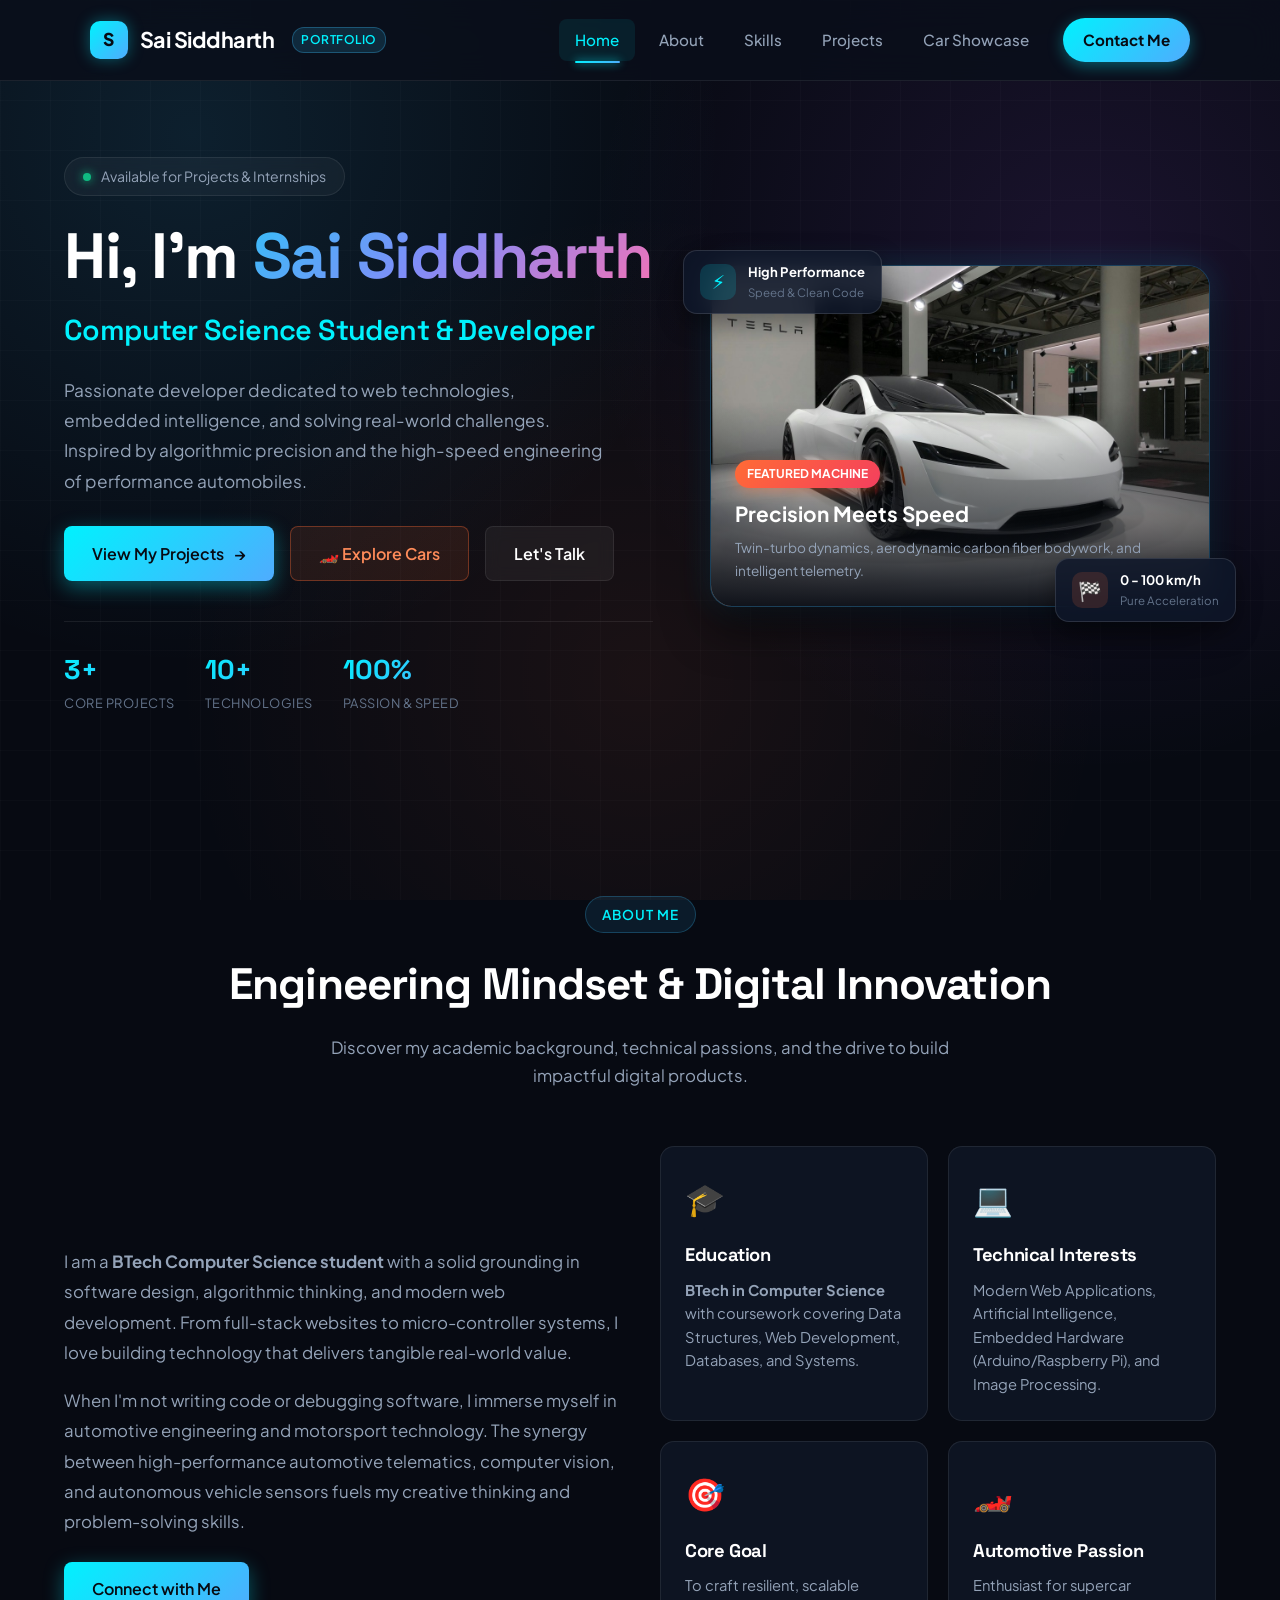
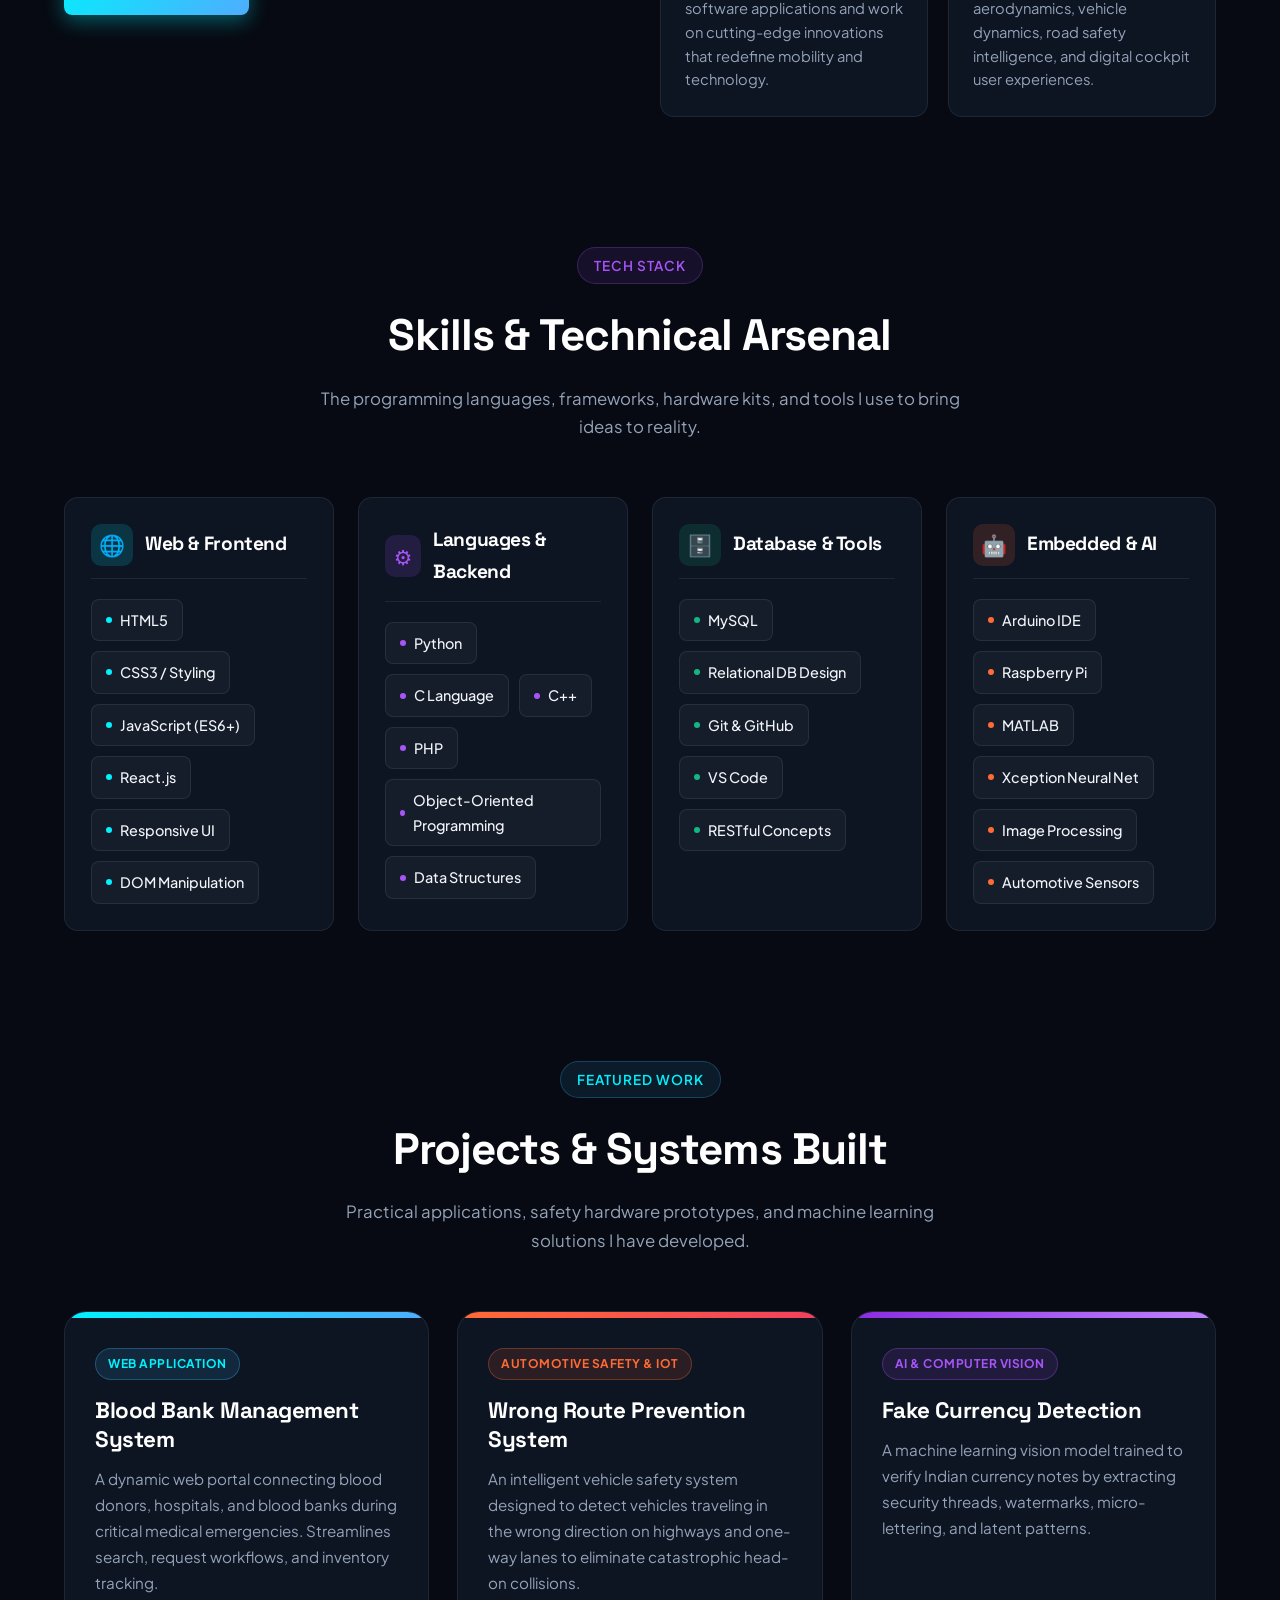
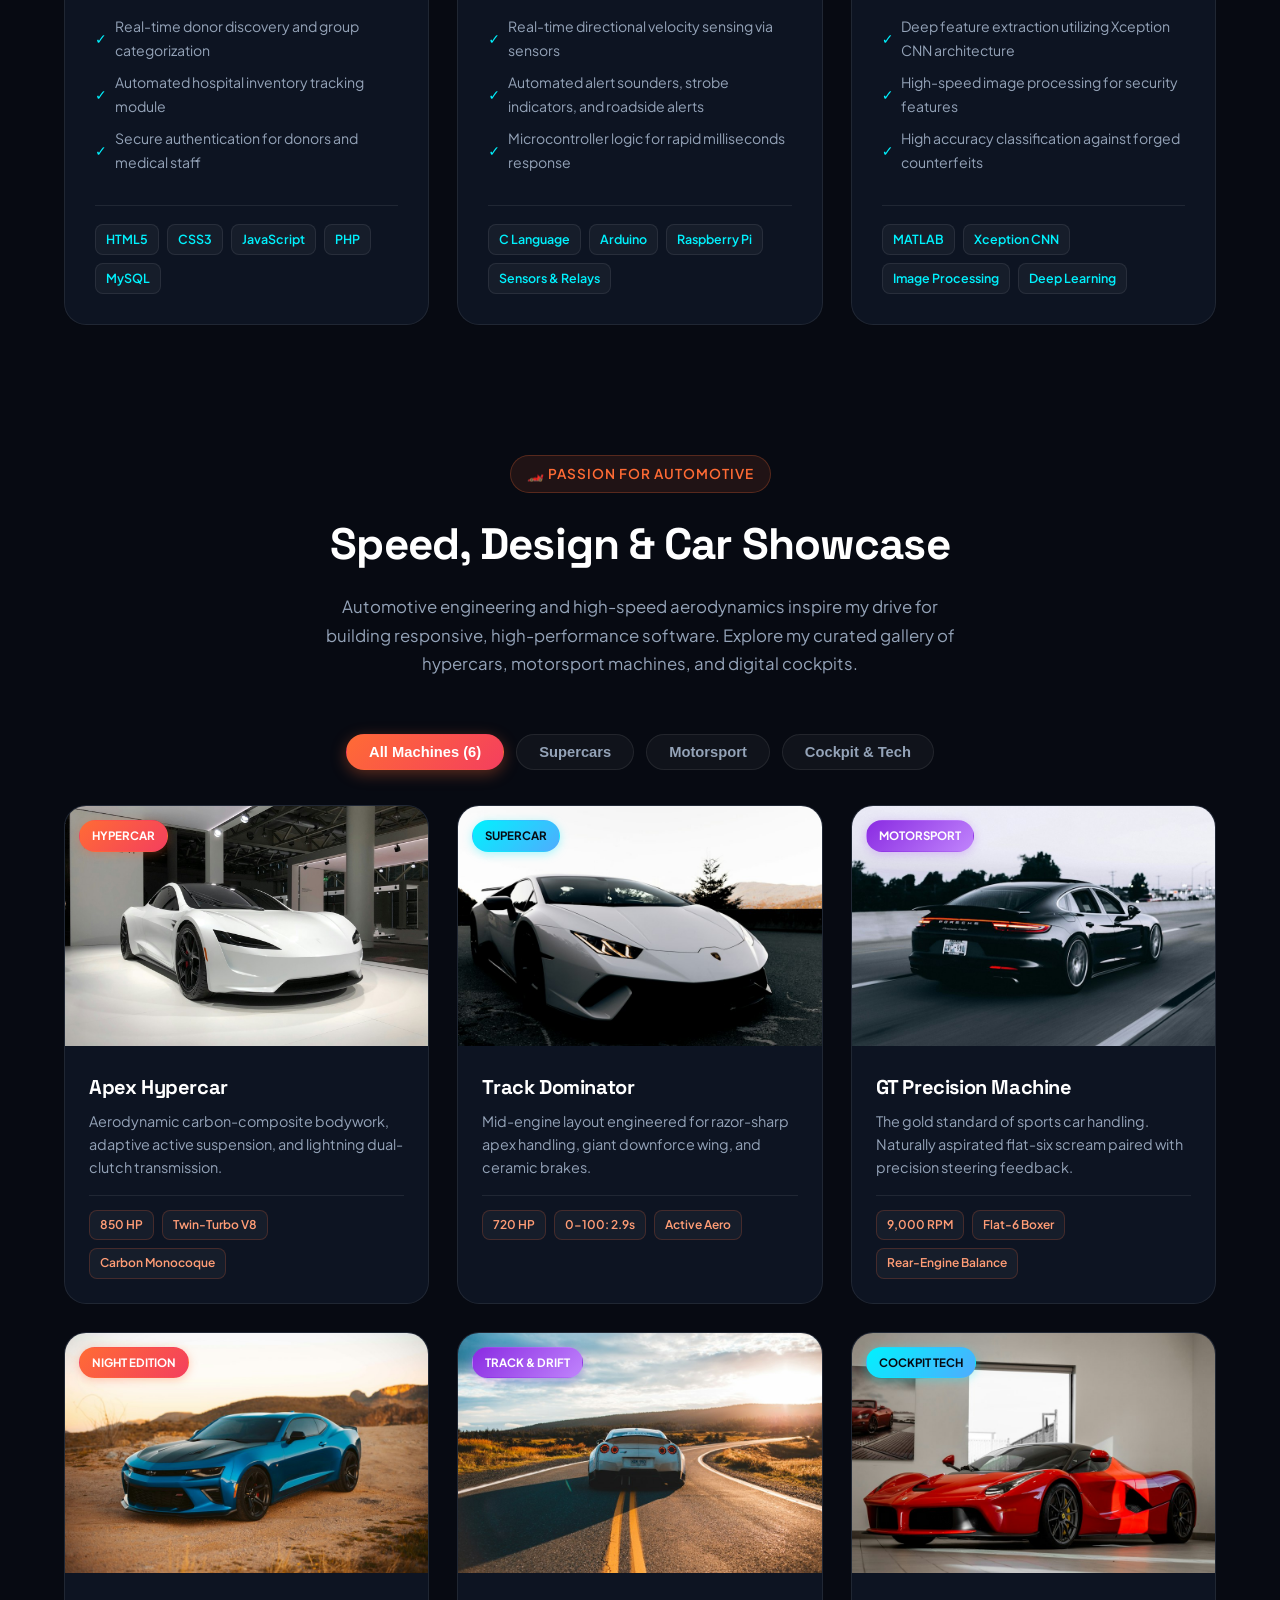
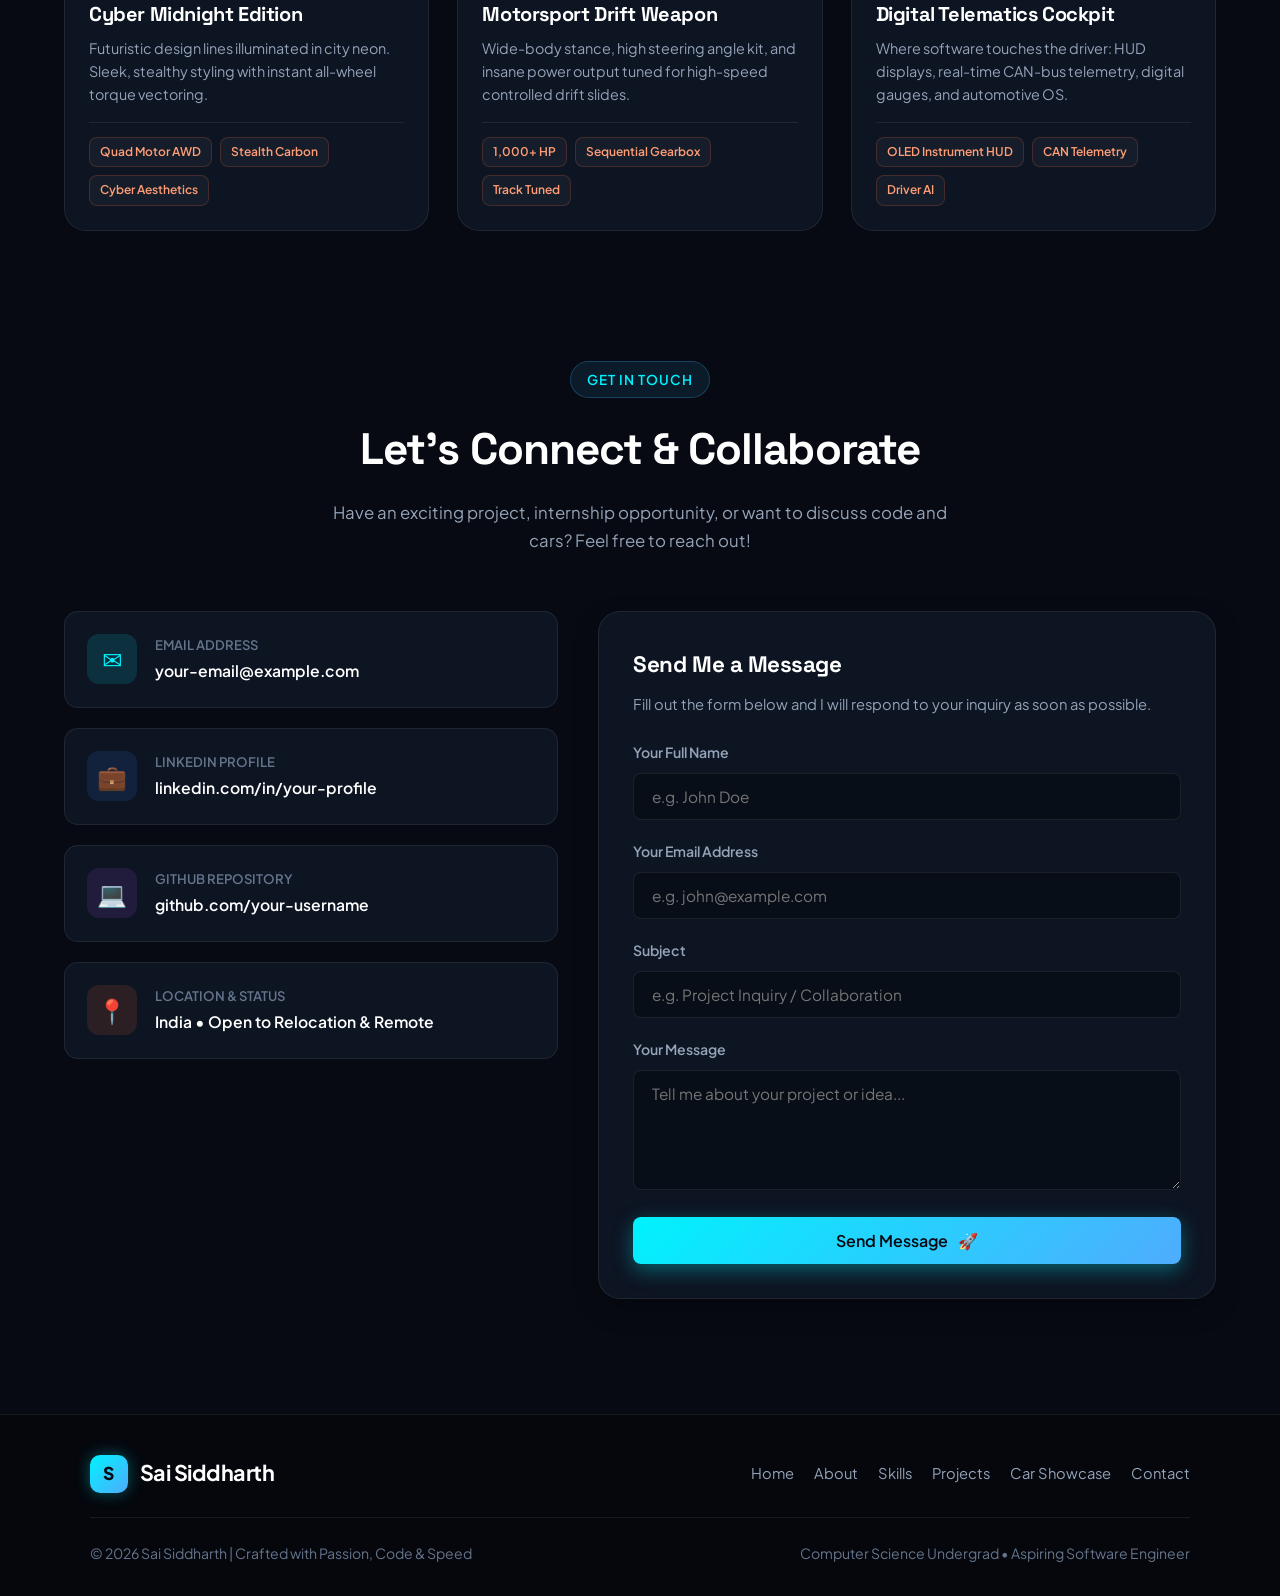
<file: index.html>
<!DOCTYPE html>
<html lang="en">
<head>
    <meta charset="UTF-8">
    <meta name="viewport" content="width=device-width, initial-scale=1.0">
    <title>Sai Siddharth | Developer Portfolio & Automotive Tech</title>
    <meta name="description" content="Portfolio of Sai Siddharth - Computer Science Student, Full-Stack Developer, and Automotive Enthusiast showcasing web projects, AI systems, and high-performance car engineering.">
    <link rel="stylesheet" href="css/style.css">
    <script src="js/script.js" defer></script>
</head>
<body>
    <!-- Top Navigation Header -->
    <header>
        <a class="logo" href="#home">
            <span class="logo-badge">S</span>
            <span>Sai Siddharth</span>
            <span class="logo-tag">Portfolio</span>
        </a>

        <button class="mobile-toggle" aria-label="Toggle navigation" aria-expanded="false">☰</button>

        <nav aria-label="Main navigation">
            <a href="#home" class="active">Home</a>
            <a href="#about">About</a>
            <a href="#skills">Skills</a>
            <a href="#projects">Projects</a>
            <a href="#cars">Car Showcase</a>
            <a href="#contact" class="nav-cta">Contact Me</a>
        </nav>
    </header>

    <main>
        <!-- ==========================================
             1. HERO SECTION
             ========================================== -->
        <section id="home" class="hero">
            <div class="hero-content">
                <div class="hero-badge">
                    <span class="pulse-dot"></span>
                    <span>Available for Projects & Internships</span>
                </div>

                <h1>Hi, I'm <span class="gradient-text">Sai Siddharth</span></h1>
                <h2>Computer Science Student & Developer</h2>
                <p>
                    Passionate developer dedicated to web technologies, embedded intelligence, and solving real-world challenges. Inspired by algorithmic precision and the high-speed engineering of performance automobiles.
                </p>

                <div class="hero-actions">
                    <a href="#projects" class="btn btn-primary">
                        <span>View My Projects</span>
                        <span>→</span>
                    </a>
                    <a href="#cars" class="btn btn-outline-orange">
                        <span>🏎️ Explore Cars</span>
                    </a>
                    <a href="#contact" class="btn btn-secondary">
                        <span>Let's Talk</span>
                    </a>
                </div>

                <div class="hero-stats">
                    <div class="stat-item">
                        <span class="stat-num">3+</span>
                        <span class="stat-label">Core Projects</span>
                    </div>
                    <div class="stat-item">
                        <span class="stat-num">10+</span>
                        <span class="stat-label">Technologies</span>
                    </div>
                    <div class="stat-item">
                        <span class="stat-num">100%</span>
                        <span class="stat-label">Passion & Speed</span>
                    </div>
                </div>
            </div>

            <!-- Hero Visual: Featured Car & High-Tech Card -->
            <div class="hero-visual">
                <!-- Floating badge top-left -->
                <div class="floating-badge badge-top-left">
                    <div class="badge-icon cyan">⚡</div>
                    <div class="badge-text">
                        <span class="badge-title">High Performance</span>
                        <span class="badge-sub">Speed & Clean Code</span>
                    </div>
                </div>

                <div class="hero-car-card">
                    <img src="images/car-hero.jpg" alt="Exotic High-Performance Sports Car" loading="eager">
                    <div class="hero-car-overlay">
                        <span class="hero-car-tag">Featured Machine</span>
                        <div class="hero-car-title">Precision Meets Speed</div>
                        <div class="hero-car-desc">Twin-turbo dynamics, aerodynamic carbon fiber bodywork, and intelligent telemetry.</div>
                    </div>
                </div>

                <!-- Floating badge bottom-right -->
                <div class="floating-badge badge-bottom-right">
                    <div class="badge-icon orange">🏁</div>
                    <div class="badge-text">
                        <span class="badge-title">0 - 100 km/h</span>
                        <span class="badge-sub">Pure Acceleration</span>
                    </div>
                </div>
            </div>
        </section>


        <!-- ==========================================
             2. ABOUT ME SECTION
             ========================================== -->
        <section id="about">
            <div class="section-header">
                <span class="section-pill">ABOUT ME</span>
                <h2 class="section-title">Engineering Mindset & Digital Innovation</h2>
                <p class="section-subtitle">
                    Discover my academic background, technical passions, and the drive to build impactful digital products.
                </p>
            </div>

            <div class="about-grid">
                <div class="about-text">
                    <p>
                        I am a <strong>BTech Computer Science student</strong> with a solid grounding in software design, algorithmic thinking, and modern web development. From full-stack websites to micro-controller systems, I love building technology that delivers tangible real-world value.
                    </p>
                    <p>
                        When I'm not writing code or debugging software, I immerse myself in automotive engineering and motorsport technology. The synergy between high-performance automotive telematics, computer vision, and autonomous vehicle sensors fuels my creative thinking and problem-solving skills.
                    </p>
                    <div style="margin-top: 25px;">
                        <a href="#contact" class="btn btn-primary">Connect with Me</a>
                    </div>
                </div>

                <div class="about-cards-grid">
                    <article class="info-card">
                        <div class="info-card-icon">🎓</div>
                        <h3>Education</h3>
                        <p><strong>BTech in Computer Science</strong> with coursework covering Data Structures, Web Development, Databases, and Systems.</p>
                    </article>

                    <article class="info-card">
                        <div class="info-card-icon">💻</div>
                        <h3>Technical Interests</h3>
                        <p>Modern Web Applications, Artificial Intelligence, Embedded Hardware (Arduino/Raspberry Pi), and Image Processing.</p>
                    </article>

                    <article class="info-card">
                        <div class="info-card-icon">🎯</div>
                        <h3>Core Goal</h3>
                        <p>To craft resilient, scalable software applications and work on cutting-edge innovations that redefine mobility and technology.</p>
                    </article>

                    <article class="info-card">
                        <div class="info-card-icon">🏎️</div>
                        <h3>Automotive Passion</h3>
                        <p>Enthusiast for supercar aerodynamics, vehicle dynamics, road safety intelligence, and digital cockpit user experiences.</p>
                    </article>
                </div>
            </div>
        </section>


        <!-- ==========================================
             3. SKILLS SECTION
             ========================================== -->
        <section id="skills">
            <div class="section-header">
                <span class="section-pill purple">TECH STACK</span>
                <h2 class="section-title">Skills & Technical Arsenal</h2>
                <p class="section-subtitle">
                    The programming languages, frameworks, hardware kits, and tools I use to bring ideas to reality.
                </p>
            </div>

            <div class="skills-container">
                <!-- Frontend Card -->
                <div class="skill-category-card">
                    <div class="skill-cat-header">
                        <div class="skill-cat-icon cyan">🌐</div>
                        <h3>Web & Frontend</h3>
                    </div>
                    <div class="skill-pill-list">
                        <span class="skill-pill"><span class="skill-pill-dot"></span>HTML5</span>
                        <span class="skill-pill"><span class="skill-pill-dot"></span>CSS3 / Styling</span>
                        <span class="skill-pill"><span class="skill-pill-dot"></span>JavaScript (ES6+)</span>
                        <span class="skill-pill"><span class="skill-pill-dot"></span>React.js</span>
                        <span class="skill-pill"><span class="skill-pill-dot"></span>Responsive UI</span>
                        <span class="skill-pill"><span class="skill-pill-dot"></span>DOM Manipulation</span>
                    </div>
                </div>

                <!-- Languages & Backend Card -->
                <div class="skill-category-card">
                    <div class="skill-cat-header">
                        <div class="skill-cat-icon purple">⚙️</div>
                        <h3>Languages & Backend</h3>
                    </div>
                    <div class="skill-pill-list">
                        <span class="skill-pill"><span class="skill-pill-dot purple"></span>Python</span>
                        <span class="skill-pill"><span class="skill-pill-dot purple"></span>C Language</span>
                        <span class="skill-pill"><span class="skill-pill-dot purple"></span>C++</span>
                        <span class="skill-pill"><span class="skill-pill-dot purple"></span>PHP</span>
                        <span class="skill-pill"><span class="skill-pill-dot purple"></span>Object-Oriented Programming</span>
                        <span class="skill-pill"><span class="skill-pill-dot purple"></span>Data Structures</span>
                    </div>
                </div>

                <!-- Databases Card -->
                <div class="skill-category-card">
                    <div class="skill-cat-header">
                        <div class="skill-cat-icon emerald">🗄️</div>
                        <h3>Database & Tools</h3>
                    </div>
                    <div class="skill-pill-list">
                        <span class="skill-pill"><span class="skill-pill-dot emerald"></span>MySQL</span>
                        <span class="skill-pill"><span class="skill-pill-dot emerald"></span>Relational DB Design</span>
                        <span class="skill-pill"><span class="skill-pill-dot emerald"></span>Git & GitHub</span>
                        <span class="skill-pill"><span class="skill-pill-dot emerald"></span>VS Code</span>
                        <span class="skill-pill"><span class="skill-pill-dot emerald"></span>RESTful Concepts</span>
                    </div>
                </div>

                <!-- Hardware & AI Card -->
                <div class="skill-category-card">
                    <div class="skill-cat-header">
                        <div class="skill-cat-icon orange">🤖</div>
                        <h3>Embedded & AI</h3>
                    </div>
                    <div class="skill-pill-list">
                        <span class="skill-pill"><span class="skill-pill-dot orange"></span>Arduino IDE</span>
                        <span class="skill-pill"><span class="skill-pill-dot orange"></span>Raspberry Pi</span>
                        <span class="skill-pill"><span class="skill-pill-dot orange"></span>MATLAB</span>
                        <span class="skill-pill"><span class="skill-pill-dot orange"></span>Xception Neural Net</span>
                        <span class="skill-pill"><span class="skill-pill-dot orange"></span>Image Processing</span>
                        <span class="skill-pill"><span class="skill-pill-dot orange"></span>Automotive Sensors</span>
                    </div>
                </div>
            </div>
        </section>


        <!-- ==========================================
             4. PROJECTS SECTION
             ========================================== -->
        <section id="projects">
            <div class="section-header">
                <span class="section-pill">FEATURED WORK</span>
                <h2 class="section-title">Projects & Systems Built</h2>
                <p class="section-subtitle">
                    Practical applications, safety hardware prototypes, and machine learning solutions I have developed.
                </p>
            </div>

            <div class="projects-grid">
                <!-- Project 1: Blood Bank Management -->
                <article class="project-card">
                    <div class="project-header-bar"></div>
                    <div class="project-body">
                        <span class="project-badge">Web Application</span>
                        <h3>Blood Bank Management System</h3>
                        <p class="project-desc">
                            A dynamic web portal connecting blood donors, hospitals, and blood banks during critical medical emergencies. Streamlines search, request workflows, and inventory tracking.
                        </p>
                        <ul class="project-highlights">
                            <li>Real-time donor discovery and group categorization</li>
                            <li>Automated hospital inventory tracking module</li>
                            <li>Secure authentication for donors and medical staff</li>
                        </ul>
                        <div class="project-tech-stack">
                            <span class="tech-tag">HTML5</span>
                            <span class="tech-tag">CSS3</span>
                            <span class="tech-tag">JavaScript</span>
                            <span class="tech-tag">PHP</span>
                            <span class="tech-tag">MySQL</span>
                        </div>
                    </div>
                </article>

                <!-- Project 2: Wrong Route Prevention (Automotive Connected) -->
                <article class="project-card">
                    <div class="project-header-bar orange"></div>
                    <div class="project-body">
                        <span class="project-badge orange">Automotive Safety & IoT</span>
                        <h3>Wrong Route Prevention System</h3>
                        <p class="project-desc">
                            An intelligent vehicle safety system designed to detect vehicles traveling in the wrong direction on highways and one-way lanes to eliminate catastrophic head-on collisions.
                        </p>
                        <ul class="project-highlights">
                            <li>Real-time directional velocity sensing via sensors</li>
                            <li>Automated alert sounders, strobe indicators, and roadside alerts</li>
                            <li>Microcontroller logic for rapid milliseconds response</li>
                        </ul>
                        <div class="project-tech-stack">
                            <span class="tech-tag">C Language</span>
                            <span class="tech-tag">Arduino</span>
                            <span class="tech-tag">Raspberry Pi</span>
                            <span class="tech-tag">Sensors & Relays</span>
                        </div>
                    </div>
                </article>

                <!-- Project 3: Fake Currency Detection -->
                <article class="project-card">
                    <div class="project-header-bar purple"></div>
                    <div class="project-body">
                        <span class="project-badge purple">AI & Computer Vision</span>
                        <h3>Fake Currency Detection</h3>
                        <p class="project-desc">
                            A machine learning vision model trained to verify Indian currency notes by extracting security threads, watermarks, micro-lettering, and latent patterns.
                        </p>
                        <ul class="project-highlights">
                            <li>Deep feature extraction utilizing Xception CNN architecture</li>
                            <li>High-speed image processing for security features</li>
                            <li>High accuracy classification against forged counterfeits</li>
                        </ul>
                        <div class="project-tech-stack">
                            <span class="tech-tag">MATLAB</span>
                            <span class="tech-tag">Xception CNN</span>
                            <span class="tech-tag">Image Processing</span>
                            <span class="tech-tag">Deep Learning</span>
                        </div>
                    </div>
                </article>
            </div>
        </section>


        <!-- ==========================================
             5. CARS & AUTOMOTIVE SHOWCASE SECTION
             ========================================== -->
        <section id="cars" class="car-showcase-section">
            <div class="section-header">
                <span class="section-pill orange">🏎️ PASSION FOR AUTOMOTIVE</span>
                <h2 class="section-title">Speed, Design & Car Showcase</h2>
                <p class="section-subtitle">
                    Automotive engineering and high-speed aerodynamics inspire my drive for building responsive, high-performance software. Explore my curated gallery of hypercars, motorsport machines, and digital cockpits.
                </p>
            </div>

            <!-- Filter Tabs -->
            <div class="car-filter-tabs">
                <button class="filter-tab active" data-filter="all">All Machines (6)</button>
                <button class="filter-tab" data-filter="supercar">Supercars</button>
                <button class="filter-tab" data-filter="motorsport">Motorsport</button>
                <button class="filter-tab" data-filter="cockpit">Cockpit & Tech</button>
            </div>

            <!-- Gallery Grid -->
            <div class="car-gallery-grid">
                <!-- Car 1: Apex Hypercar -->
                <article class="car-card" data-category="supercar">
                    <div class="car-img-wrapper">
                        <span class="car-badge-top orange">Hypercar</span>
                        <div class="car-zoom-hint">🔍</div>
                        <img src="images/car-hero.jpg" alt="Exotic Crimson Hypercar" loading="lazy">
                    </div>
                    <div class="car-info">
                        <h4><span class="car-title-text">Apex Hypercar</span></h4>
                        <p>Aerodynamic carbon-composite bodywork, adaptive active suspension, and lightning dual-clutch transmission.</p>
                        <div class="car-specs">
                            <span class="spec-tag">850 HP</span>
                            <span class="spec-tag">Twin-Turbo V8</span>
                            <span class="spec-tag">Carbon Monocoque</span>
                        </div>
                    </div>
                </article>

                <!-- Car 2: Track Dominator -->
                <article class="car-card" data-category="supercar">
                    <div class="car-img-wrapper">
                        <span class="car-badge-top cyan">Supercar</span>
                        <div class="car-zoom-hint">🔍</div>
                        <img src="images/car-supercar.jpg" alt="Aerodynamic Yellow Performance Supercar" loading="lazy">
                    </div>
                    <div class="car-info">
                        <h4><span class="car-title-text">Track Dominator</span></h4>
                        <p>Mid-engine layout engineered for razor-sharp apex handling, giant downforce wing, and ceramic brakes.</p>
                        <div class="car-specs">
                            <span class="spec-tag">720 HP</span>
                            <span class="spec-tag">0-100: 2.9s</span>
                            <span class="spec-tag">Active Aero</span>
                        </div>
                    </div>
                </article>

                <!-- Car 3: Porsche GT Precision -->
                <article class="car-card" data-category="motorsport">
                    <div class="car-img-wrapper">
                        <span class="car-badge-top purple">Motorsport</span>
                        <div class="car-zoom-hint">🔍</div>
                        <img src="images/car-porsche.jpg" alt="Porsche GT Pure Sports Car" loading="lazy">
                    </div>
                    <div class="car-info">
                        <h4><span class="car-title-text">GT Precision Machine</span></h4>
                        <p>The gold standard of sports car handling. Naturally aspirated flat-six scream paired with precision steering feedback.</p>
                        <div class="car-specs">
                            <span class="spec-tag">9,000 RPM</span>
                            <span class="spec-tag">Flat-6 Boxer</span>
                            <span class="spec-tag">Rear-Engine Balance</span>
                        </div>
                    </div>
                </article>

                <!-- Car 4: Cyber Midnight -->
                <article class="car-card" data-category="supercar">
                    <div class="car-img-wrapper">
                        <span class="car-badge-top orange">Night Edition</span>
                        <div class="car-zoom-hint">🔍</div>
                        <img src="images/car-cyberpunk.jpg" alt="Cyberpunk Night Supercar" loading="lazy">
                    </div>
                    <div class="car-info">
                        <h4><span class="car-title-text">Cyber Midnight Edition</span></h4>
                        <p>Futuristic design lines illuminated in city neon. Sleek, stealthy styling with instant all-wheel torque vectoring.</p>
                        <div class="car-specs">
                            <span class="spec-tag">Quad Motor AWD</span>
                            <span class="spec-tag">Stealth Carbon</span>
                            <span class="spec-tag">Cyber Aesthetics</span>
                        </div>
                    </div>
                </article>

                <!-- Car 5: Formula Drift Racer -->
                <article class="car-card" data-category="motorsport">
                    <div class="car-img-wrapper">
                        <span class="car-badge-top purple">Track & Drift</span>
                        <div class="car-zoom-hint">🔍</div>
                        <img src="images/car-drift.jpg" alt="Motorsport Drift Car with Tire Smoke" loading="lazy">
                    </div>
                    <div class="car-info">
                        <h4><span class="car-title-text">Motorsport Drift Weapon</span></h4>
                        <p>Wide-body stance, high steering angle kit, and insane power output tuned for high-speed controlled drift slides.</p>
                        <div class="car-specs">
                            <span class="spec-tag">1,000+ HP</span>
                            <span class="spec-tag">Sequential Gearbox</span>
                            <span class="spec-tag">Track Tuned</span>
                        </div>
                    </div>
                </article>

                <!-- Car 6: Digital Cockpit & Telematics -->
                <article class="car-card" data-category="cockpit">
                    <div class="car-img-wrapper">
                        <span class="car-badge-top cyan">Cockpit Tech</span>
                        <div class="car-zoom-hint">🔍</div>
                        <img src="images/car-cockpit.jpg" alt="High-tech digital automotive interior and cockpit" loading="lazy">
                    </div>
                    <div class="car-info">
                        <h4><span class="car-title-text">Digital Telematics Cockpit</span></h4>
                        <p>Where software touches the driver: HUD displays, real-time CAN-bus telemetry, digital gauges, and automotive OS.</p>
                        <div class="car-specs">
                            <span class="spec-tag">OLED Instrument HUD</span>
                            <span class="spec-tag">CAN Telemetry</span>
                            <span class="spec-tag">Driver AI</span>
                        </div>
                    </div>
                </article>
            </div>
        </section>


        <!-- ==========================================
             6. CONTACT SECTION
             ========================================== -->
        <section id="contact">
            <div class="section-header">
                <span class="section-pill">GET IN TOUCH</span>
                <h2 class="section-title">Let's Connect & Collaborate</h2>
                <p class="section-subtitle">
                    Have an exciting project, internship opportunity, or want to discuss code and cars? Feel free to reach out!
                </p>
            </div>

            <div class="contact-container">
                <!-- Left: Contact Details Cards -->
                <div class="contact-info-col">
                    <a href="mailto:your-email@example.com" class="contact-card">
                        <div class="contact-card-icon cyan">✉️</div>
                        <div class="contact-card-text">
                            <div class="contact-card-label">Email Address</div>
                            <div class="contact-card-value">your-email@example.com</div>
                        </div>
                    </a>

                    <a href="https://linkedin.com/in/your-profile" target="_blank" rel="noopener noreferrer" class="contact-card">
                        <div class="contact-card-icon blue">💼</div>
                        <div class="contact-card-text">
                            <div class="contact-card-label">LinkedIn Profile</div>
                            <div class="contact-card-value">linkedin.com/in/your-profile</div>
                        </div>
                    </a>

                    <a href="https://github.com/your-username" target="_blank" rel="noopener noreferrer" class="contact-card">
                        <div class="contact-card-icon purple">💻</div>
                        <div class="contact-card-text">
                            <div class="contact-card-label">GitHub Repository</div>
                            <div class="contact-card-value">github.com/your-username</div>
                        </div>
                    </a>

                    <div class="contact-card" style="cursor: default;">
                        <div class="contact-card-icon orange">📍</div>
                        <div class="contact-card-text">
                            <div class="contact-card-label">Location & Status</div>
                            <div class="contact-card-value">India • Open to Relocation & Remote</div>
                        </div>
                    </div>
                </div>

                <!-- Right: Interactive Contact Form -->
                <div class="contact-form-wrapper">
                    <h3>Send Me a Message</h3>
                    <p>Fill out the form below and I will respond to your inquiry as soon as possible.</p>

                    <form id="contactForm">
                        <div class="form-group">
                            <label for="formName">Your Full Name</label>
                            <input type="text" id="formName" class="form-input" placeholder="e.g. John Doe" required>
                        </div>

                        <div class="form-group">
                            <label for="formEmail">Your Email Address</label>
                            <input type="email" id="formEmail" class="form-input" placeholder="e.g. john@example.com" required>
                        </div>

                        <div class="form-group">
                            <label for="formSubject">Subject</label>
                            <input type="text" id="formSubject" class="form-input" placeholder="e.g. Project Inquiry / Collaboration" required>
                        </div>

                        <div class="form-group">
                            <label for="formMessage">Your Message</label>
                            <textarea id="formMessage" class="form-textarea" placeholder="Tell me about your project or idea..." required></textarea>
                        </div>

                        <button type="submit" class="btn btn-primary form-submit-btn">
                            <span>Send Message</span>
                            <span>🚀</span>
                        </button>

                        <div id="formStatus" class="form-status-msg"></div>
                    </form>
                </div>
            </div>
        </section>
    </main>

    <!-- Lightbox Modal for Car Photo Zoom Preview -->
    <div id="carLightbox" class="lightbox-modal" role="dialog" aria-modal="true" aria-label="Car Photo Preview">
        <button class="lightbox-close" aria-label="Close Preview">&times;</button>
        <div class="lightbox-content">
            <img id="lightboxImage" src="data:image/svg+xml,%3Csvg xmlns='http://www.w3.org/2000/svg'/%3E" alt="High resolution car photography">
            <div class="lightbox-caption">
                <div>
                    <h4 id="lightboxTitle">Car Model</h4>
                    <p id="lightboxDesc">Engineering specs and details.</p>
                </div>
                <span class="hero-car-tag">High Performance</span>
            </div>
        </div>
    </div>

    <!-- Floating Back to Top Button -->
    <a href="#home" class="back-to-top" aria-label="Back to Top">↑</a>

    <!-- Footer -->
    <footer>
        <div class="footer-top">
            <a class="logo" href="#home">
                <span class="logo-badge">S</span>
                <span>Sai Siddharth</span>
            </a>

            <div class="footer-nav">
                <a href="#home">Home</a>
                <a href="#about">About</a>
                <a href="#skills">Skills</a>
                <a href="#projects">Projects</a>
                <a href="#cars">Car Showcase</a>
                <a href="#contact">Contact</a>
            </div>
        </div>

        <div class="footer-bottom">
            <p>© <span data-current-year>2026</span> Sai Siddharth | Crafted with Passion, Code & Speed</p>
            <p>Computer Science Undergrad • Aspiring Software Engineer</p>
        </div>
    </footer>
</body>
</html>
</file>
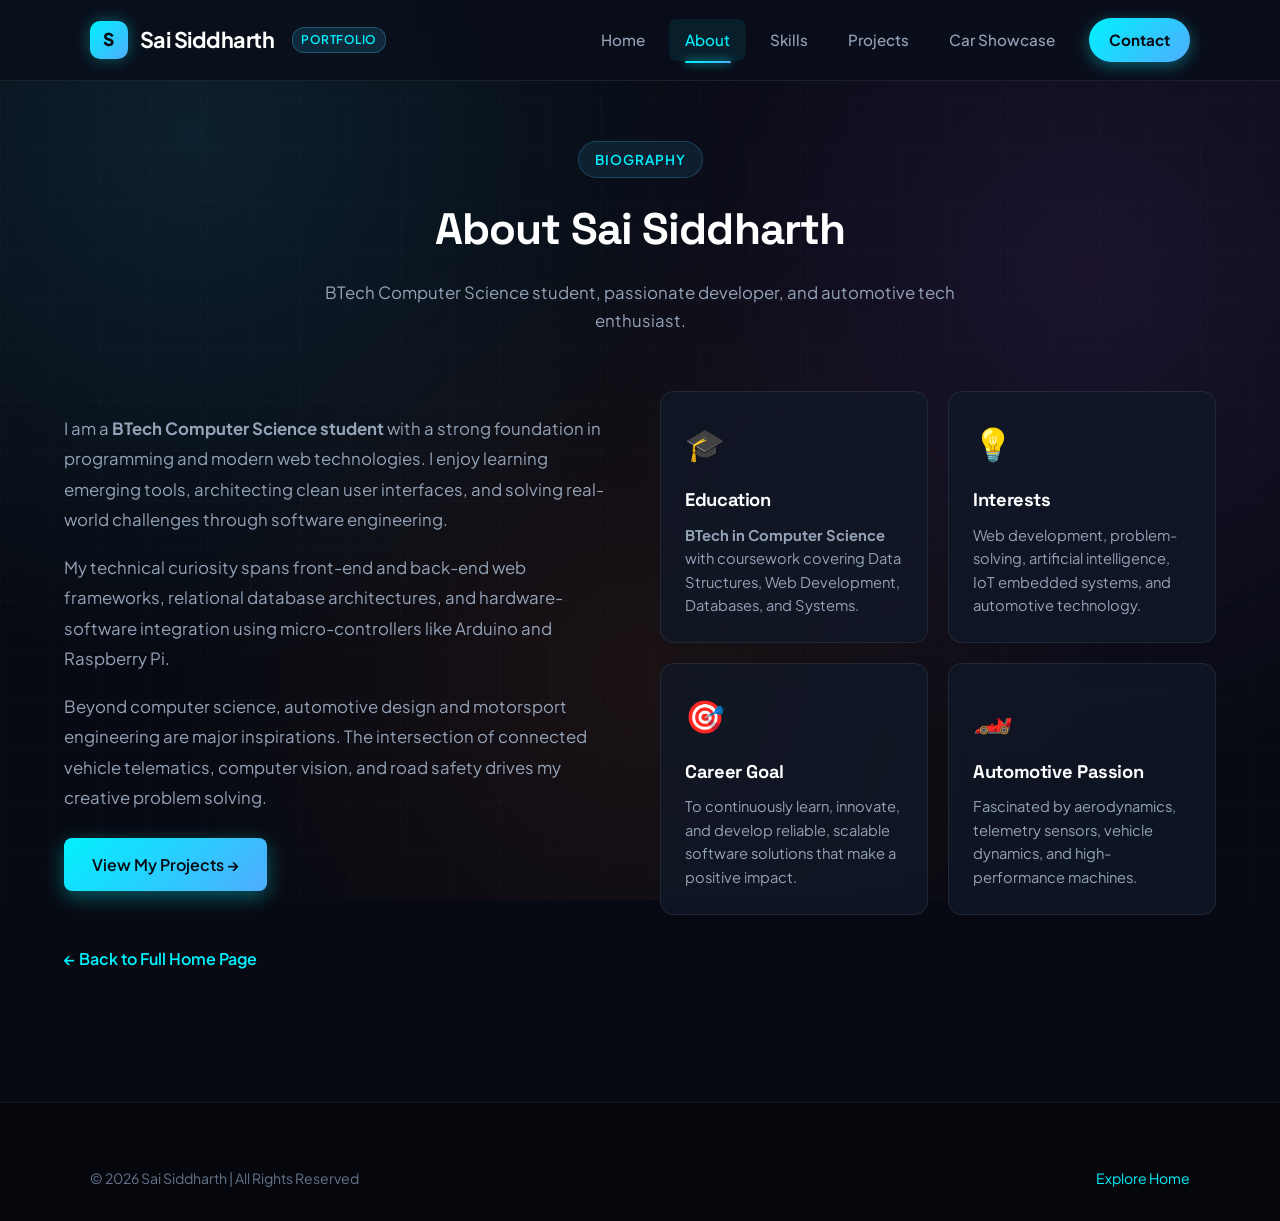
<file: about.html>
<!DOCTYPE html>
<html lang="en">
<head>
    <meta charset="UTF-8">
    <meta name="viewport" content="width=device-width, initial-scale=1.0">
    <title>About Me | Sai Siddharth</title>
    <link rel="stylesheet" href="css/style.css">
    <script src="js/script.js" defer></script>
</head>
<body>
    <header>
        <a class="logo" href="index.html#home">
            <span class="logo-badge">S</span>
            <span>Sai Siddharth</span>
            <span class="logo-tag">Portfolio</span>
        </a>

        <button class="mobile-toggle" aria-label="Toggle navigation" aria-expanded="false">☰</button>

        <nav aria-label="Main navigation">
            <a href="index.html#home">Home</a>
            <a href="about.html" class="active">About</a>
            <a href="skills.html">Skills</a>
            <a href="projects.html">Projects</a>
            <a href="index.html#cars">Car Showcase</a>
            <a href="contact.html" class="nav-cta">Contact</a>
        </nav>
    </header>

    <main class="page-content">
        <div class="section-header">
            <span class="section-pill">BIOGRAPHY</span>
            <h2 class="section-title">About Sai Siddharth</h2>
            <p class="section-subtitle">BTech Computer Science student, passionate developer, and automotive tech enthusiast.</p>
        </div>

        <div class="about-grid">
            <div class="about-text">
                <p>
                    I am a <strong>BTech Computer Science student</strong> with a strong foundation in programming and modern web technologies. I enjoy learning emerging tools, architecting clean user interfaces, and solving real-world challenges through software engineering.
                </p>
                <p>
                    My technical curiosity spans front-end and back-end web frameworks, relational database architectures, and hardware-software integration using micro-controllers like Arduino and Raspberry Pi.
                </p>
                <p>
                    Beyond computer science, automotive design and motorsport engineering are major inspirations. The intersection of connected vehicle telematics, computer vision, and road safety drives my creative problem solving.
                </p>
                <div style="margin-top: 25px;">
                    <a href="projects.html" class="btn btn-primary">View My Projects →</a>
                </div>
            </div>

            <div class="about-cards-grid">
                <article class="info-card">
                    <div class="info-card-icon">🎓</div>
                    <h3>Education</h3>
                    <p><strong>BTech in Computer Science</strong> with coursework covering Data Structures, Web Development, Databases, and Systems.</p>
                </article>

                <article class="info-card">
                    <div class="info-card-icon">💡</div>
                    <h3>Interests</h3>
                    <p>Web development, problem-solving, artificial intelligence, IoT embedded systems, and automotive technology.</p>
                </article>

                <article class="info-card">
                    <div class="info-card-icon">🎯</div>
                    <h3>Career Goal</h3>
                    <p>To continuously learn, innovate, and develop reliable, scalable software solutions that make a positive impact.</p>
                </article>

                <article class="info-card">
                    <div class="info-card-icon">🏎️</div>
                    <h3>Automotive Passion</h3>
                    <p>Fascinated by aerodynamics, telemetry sensors, vehicle dynamics, and high-performance machines.</p>
                </article>
            </div>
        </div>

        <a class="back-link" href="index.html">← Back to Full Home Page</a>
    </main>

    <footer>
        <div class="footer-bottom">
            <p>© <span data-current-year>2026</span> Sai Siddharth | All Rights Reserved</p>
            <p><a href="index.html" style="color: var(--cyan); text-decoration: none;">Explore Home</a></p>
        </div>
    </footer>
</body>
</html>
</file>
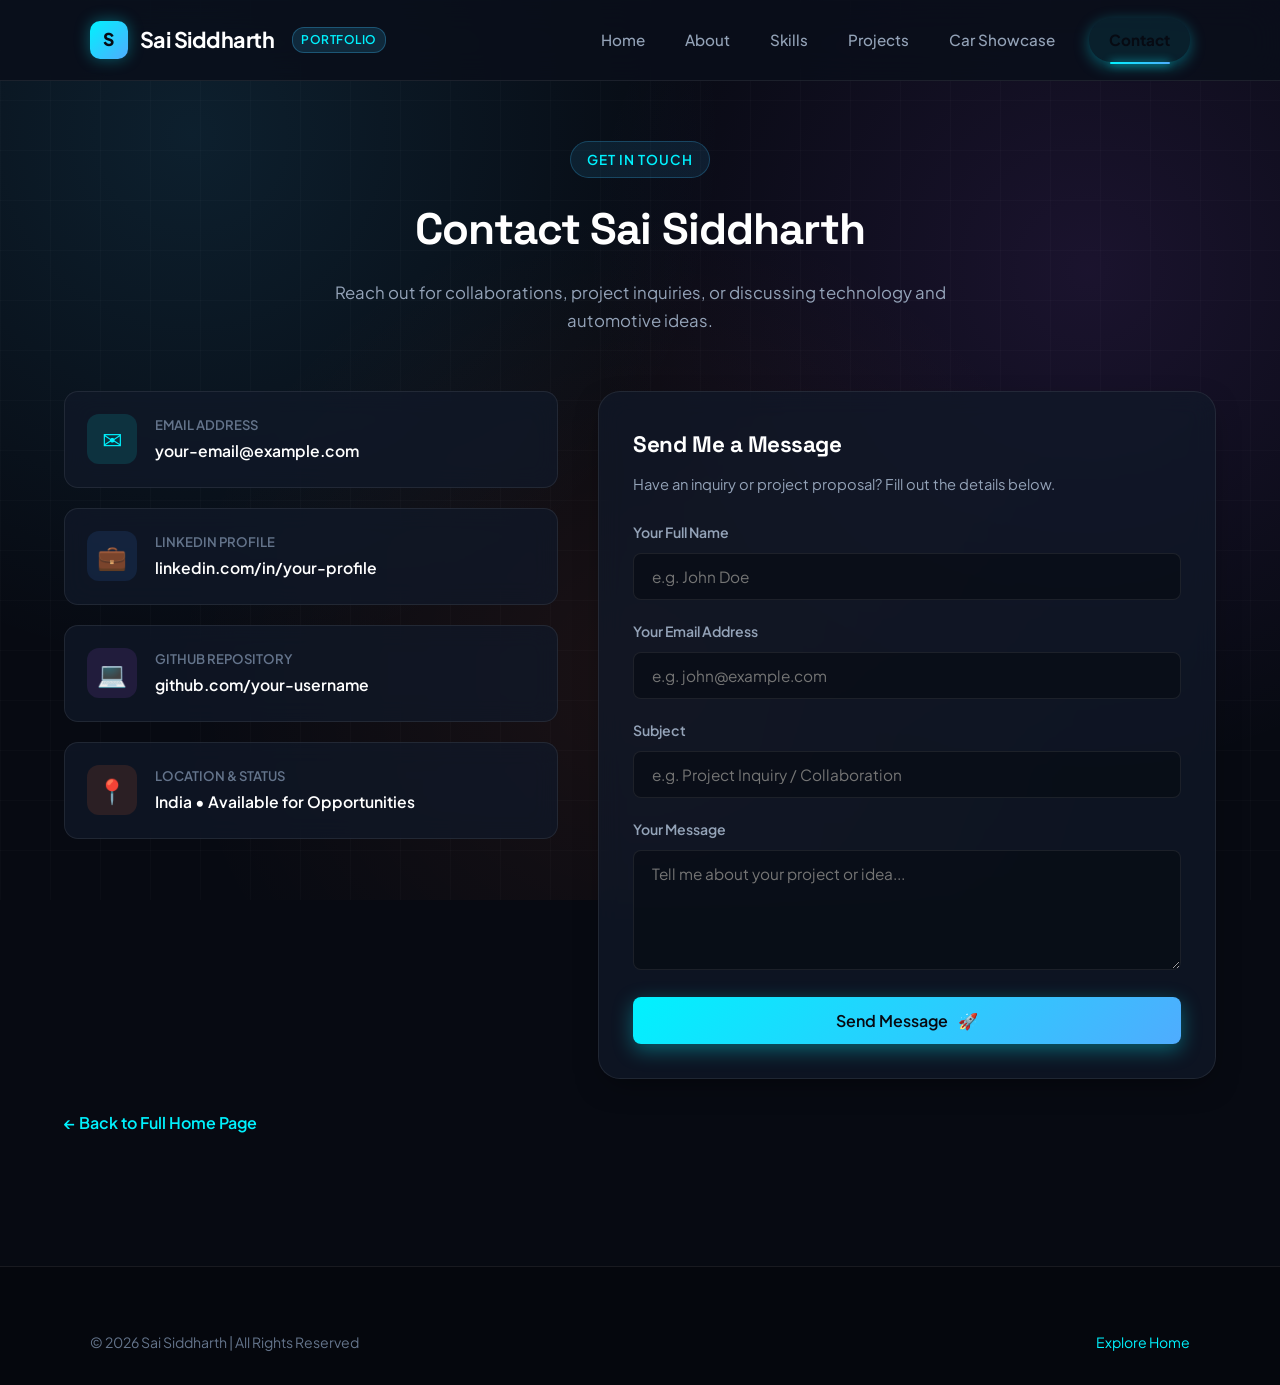
<file: contact.html>
<!DOCTYPE html>
<html lang="en">
<head>
    <meta charset="UTF-8">
    <meta name="viewport" content="width=device-width, initial-scale=1.0">
    <title>Contact | Sai Siddharth</title>
    <link rel="stylesheet" href="css/style.css">
    <script src="js/script.js" defer></script>
</head>
<body>
    <header>
        <a class="logo" href="index.html#home">
            <span class="logo-badge">S</span>
            <span>Sai Siddharth</span>
            <span class="logo-tag">Portfolio</span>
        </a>

        <button class="mobile-toggle" aria-label="Toggle navigation" aria-expanded="false">☰</button>

        <nav aria-label="Main navigation">
            <a href="index.html#home">Home</a>
            <a href="about.html">About</a>
            <a href="skills.html">Skills</a>
            <a href="projects.html">Projects</a>
            <a href="index.html#cars">Car Showcase</a>
            <a href="contact.html" class="nav-cta active">Contact</a>
        </nav>
    </header>

    <main class="page-content">
        <div class="section-header">
            <span class="section-pill">GET IN TOUCH</span>
            <h2 class="section-title">Contact Sai Siddharth</h2>
            <p class="section-subtitle">Reach out for collaborations, project inquiries, or discussing technology and automotive ideas.</p>
        </div>

        <div class="contact-container">
            <div class="contact-info-col">
                <a href="mailto:your-email@example.com" class="contact-card">
                    <div class="contact-card-icon cyan">✉️</div>
                    <div class="contact-card-text">
                        <div class="contact-card-label">Email Address</div>
                        <div class="contact-card-value">your-email@example.com</div>
                    </div>
                </a>

                <a href="https://linkedin.com/in/your-profile" target="_blank" rel="noopener noreferrer" class="contact-card">
                    <div class="contact-card-icon blue">💼</div>
                    <div class="contact-card-text">
                        <div class="contact-card-label">LinkedIn Profile</div>
                        <div class="contact-card-value">linkedin.com/in/your-profile</div>
                    </div>
                </a>

                <a href="https://github.com/your-username" target="_blank" rel="noopener noreferrer" class="contact-card">
                    <div class="contact-card-icon purple">💻</div>
                    <div class="contact-card-text">
                        <div class="contact-card-label">GitHub Repository</div>
                        <div class="contact-card-value">github.com/your-username</div>
                    </div>
                </a>

                <div class="contact-card" style="cursor: default;">
                    <div class="contact-card-icon orange">📍</div>
                    <div class="contact-card-text">
                        <div class="contact-card-label">Location & Status</div>
                        <div class="contact-card-value">India • Available for Opportunities</div>
                    </div>
                </div>
            </div>

            <div class="contact-form-wrapper">
                <h3>Send Me a Message</h3>
                <p>Have an inquiry or project proposal? Fill out the details below.</p>

                <form id="contactForm">
                    <div class="form-group">
                        <label for="formName">Your Full Name</label>
                        <input type="text" id="formName" class="form-input" placeholder="e.g. John Doe" required>
                    </div>

                    <div class="form-group">
                        <label for="formEmail">Your Email Address</label>
                        <input type="email" id="formEmail" class="form-input" placeholder="e.g. john@example.com" required>
                    </div>

                    <div class="form-group">
                        <label for="formSubject">Subject</label>
                        <input type="text" id="formSubject" class="form-input" placeholder="e.g. Project Inquiry / Collaboration" required>
                    </div>

                    <div class="form-group">
                        <label for="formMessage">Your Message</label>
                        <textarea id="formMessage" class="form-textarea" placeholder="Tell me about your project or idea..." required></textarea>
                    </div>

                    <button type="submit" class="btn btn-primary form-submit-btn">
                        <span>Send Message</span>
                        <span>🚀</span>
                    </button>

                    <div id="formStatus" class="form-status-msg"></div>
                </form>
            </div>
        </div>

        <a class="back-link" href="index.html">← Back to Full Home Page</a>
    </main>

    <footer>
        <div class="footer-bottom">
            <p>© <span data-current-year>2026</span> Sai Siddharth | All Rights Reserved</p>
            <p><a href="index.html" style="color: var(--cyan); text-decoration: none;">Explore Home</a></p>
        </div>
    </footer>
</body>
</html>
</file>
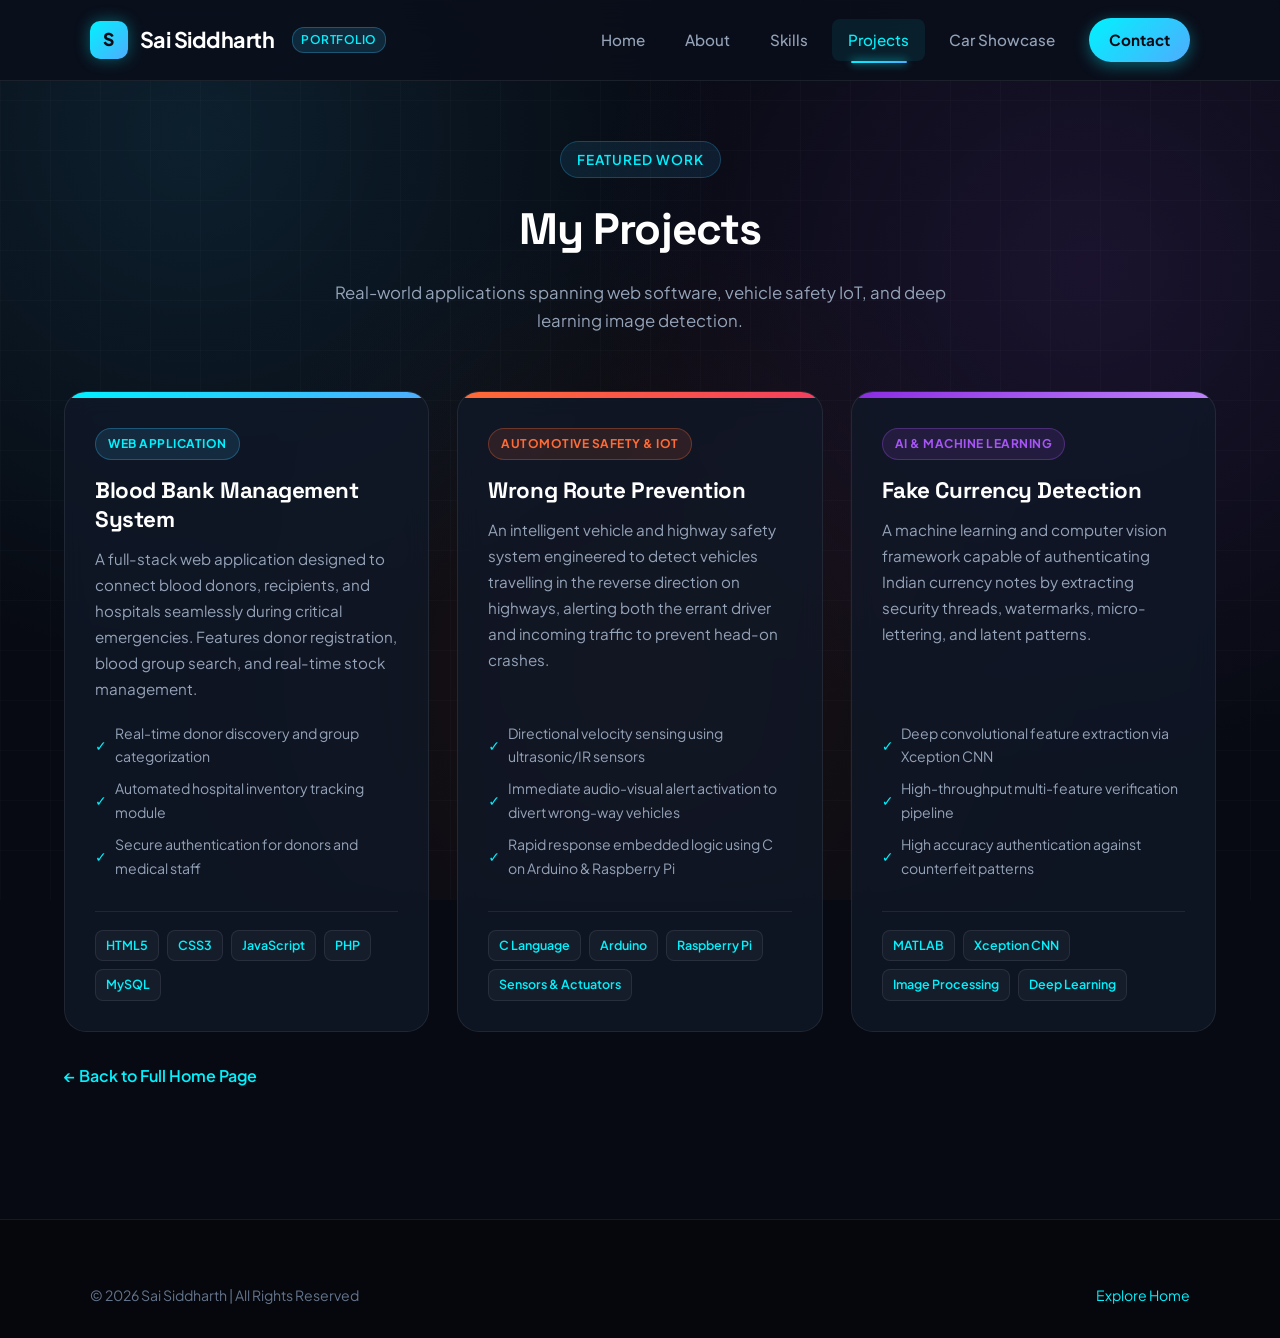
<file: projects.html>
<!DOCTYPE html>
<html lang="en">
<head>
    <meta charset="UTF-8">
    <meta name="viewport" content="width=device-width, initial-scale=1.0">
    <title>Projects | Sai Siddharth</title>
    <link rel="stylesheet" href="css/style.css">
    <script src="js/script.js" defer></script>
</head>
<body>
    <header>
        <a class="logo" href="index.html#home">
            <span class="logo-badge">S</span>
            <span>Sai Siddharth</span>
            <span class="logo-tag">Portfolio</span>
        </a>

        <button class="mobile-toggle" aria-label="Toggle navigation" aria-expanded="false">☰</button>

        <nav aria-label="Main navigation">
            <a href="index.html#home">Home</a>
            <a href="about.html">About</a>
            <a href="skills.html">Skills</a>
            <a href="projects.html" class="active">Projects</a>
            <a href="index.html#cars">Car Showcase</a>
            <a href="contact.html" class="nav-cta">Contact</a>
        </nav>
    </header>

    <main class="page-content">
        <div class="section-header">
            <span class="section-pill">FEATURED WORK</span>
            <h2 class="section-title">My Projects</h2>
            <p class="section-subtitle">Real-world applications spanning web software, vehicle safety IoT, and deep learning image detection.</p>
        </div>

        <div class="projects-grid">
            <!-- Blood Bank Management -->
            <article class="project-card">
                <div class="project-header-bar"></div>
                <div class="project-body">
                    <span class="project-badge">Web Application</span>
                    <h3>Blood Bank Management System</h3>
                    <p class="project-desc">
                        A full-stack web application designed to connect blood donors, recipients, and hospitals seamlessly during critical emergencies. Features donor registration, blood group search, and real-time stock management.
                    </p>
                    <ul class="project-highlights">
                        <li>Real-time donor discovery and group categorization</li>
                        <li>Automated hospital inventory tracking module</li>
                        <li>Secure authentication for donors and medical staff</li>
                    </ul>
                    <div class="project-tech-stack">
                        <span class="tech-tag">HTML5</span>
                        <span class="tech-tag">CSS3</span>
                        <span class="tech-tag">JavaScript</span>
                        <span class="tech-tag">PHP</span>
                        <span class="tech-tag">MySQL</span>
                    </div>
                </div>
            </article>

            <!-- Wrong Route Prevention -->
            <article class="project-card">
                <div class="project-header-bar orange"></div>
                <div class="project-body">
                    <span class="project-badge orange">Automotive Safety & IoT</span>
                    <h3>Wrong Route Prevention</h3>
                    <p class="project-desc">
                        An intelligent vehicle and highway safety system engineered to detect vehicles travelling in the reverse direction on highways, alerting both the errant driver and incoming traffic to prevent head-on crashes.
                    </p>
                    <ul class="project-highlights">
                        <li>Directional velocity sensing using ultrasonic/IR sensors</li>
                        <li>Immediate audio-visual alert activation to divert wrong-way vehicles</li>
                        <li>Rapid response embedded logic using C on Arduino & Raspberry Pi</li>
                    </ul>
                    <div class="project-tech-stack">
                        <span class="tech-tag">C Language</span>
                        <span class="tech-tag">Arduino</span>
                        <span class="tech-tag">Raspberry Pi</span>
                        <span class="tech-tag">Sensors & Actuators</span>
                    </div>
                </div>
            </article>

            <!-- Fake Currency Detection -->
            <article class="project-card">
                <div class="project-header-bar purple"></div>
                <div class="project-body">
                    <span class="project-badge purple">AI & Machine Learning</span>
                    <h3>Fake Currency Detection</h3>
                    <p class="project-desc">
                        A machine learning and computer vision framework capable of authenticating Indian currency notes by extracting security threads, watermarks, micro-lettering, and latent patterns.
                    </p>
                    <ul class="project-highlights">
                        <li>Deep convolutional feature extraction via Xception CNN</li>
                        <li>High-throughput multi-feature verification pipeline</li>
                        <li>High accuracy authentication against counterfeit patterns</li>
                    </ul>
                    <div class="project-tech-stack">
                        <span class="tech-tag">MATLAB</span>
                        <span class="tech-tag">Xception CNN</span>
                        <span class="tech-tag">Image Processing</span>
                        <span class="tech-tag">Deep Learning</span>
                    </div>
                </div>
            </article>
        </div>

        <a class="back-link" href="index.html">← Back to Full Home Page</a>
    </main>

    <footer>
        <div class="footer-bottom">
            <p>© <span data-current-year>2026</span> Sai Siddharth | All Rights Reserved</p>
            <p><a href="index.html" style="color: var(--cyan); text-decoration: none;">Explore Home</a></p>
        </div>
    </footer>
</body>
</html>
</file>
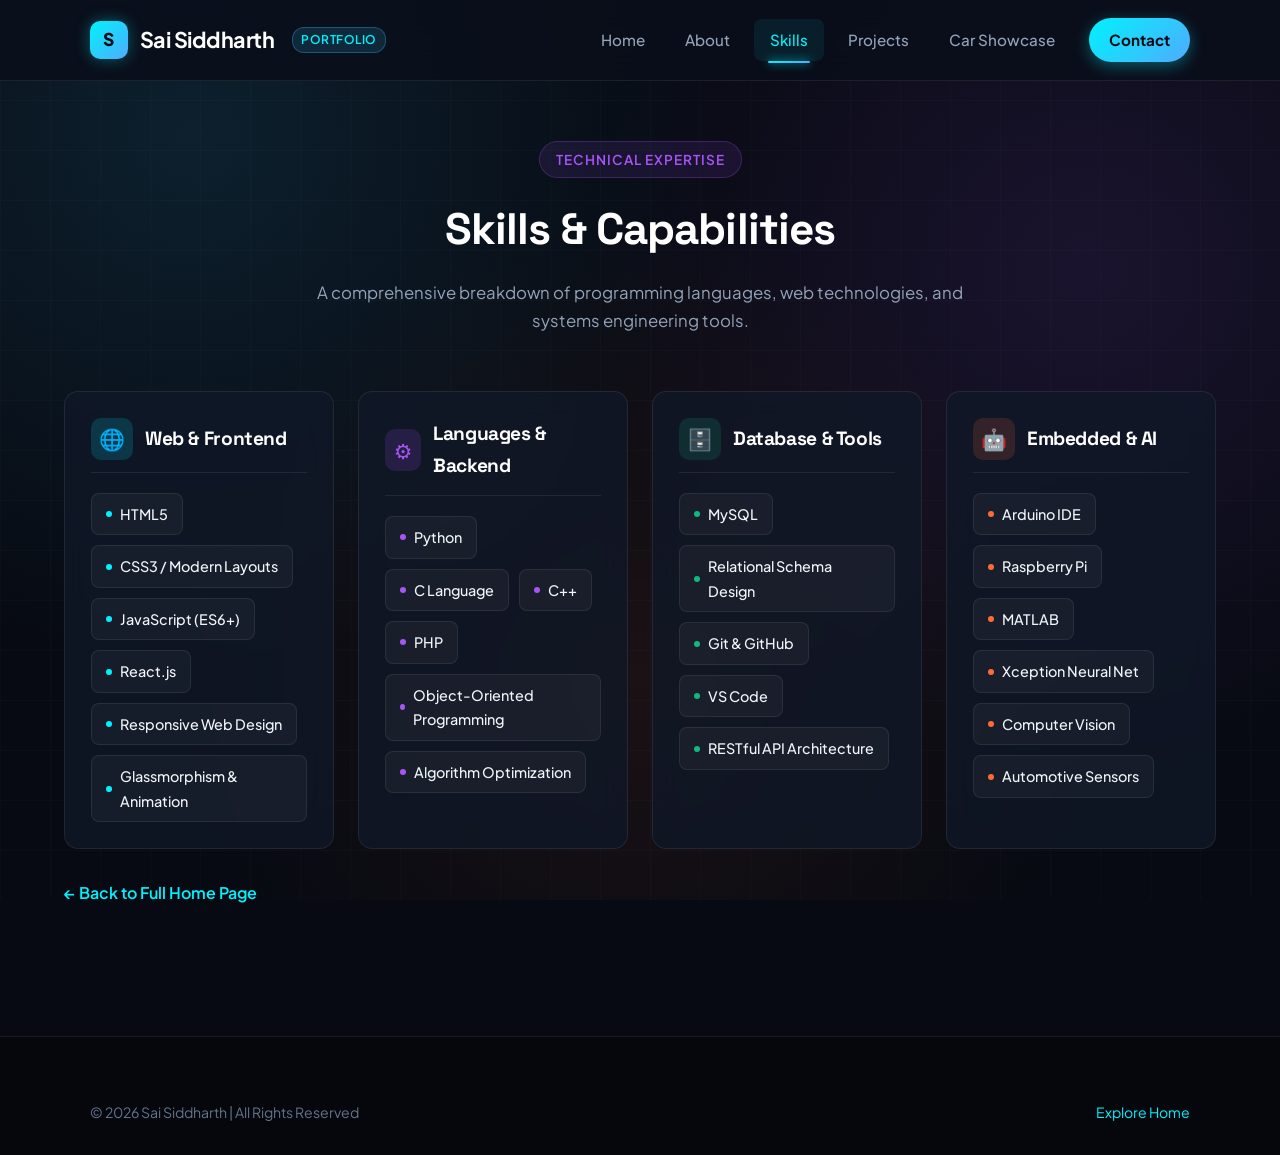
<file: skills.html>
<!DOCTYPE html>
<html lang="en">
<head>
    <meta charset="UTF-8">
    <meta name="viewport" content="width=device-width, initial-scale=1.0">
    <title>Skills | Sai Siddharth</title>
    <link rel="stylesheet" href="css/style.css">
    <script src="js/script.js" defer></script>
</head>
<body>
    <header>
        <a class="logo" href="index.html#home">
            <span class="logo-badge">S</span>
            <span>Sai Siddharth</span>
            <span class="logo-tag">Portfolio</span>
        </a>

        <button class="mobile-toggle" aria-label="Toggle navigation" aria-expanded="false">☰</button>

        <nav aria-label="Main navigation">
            <a href="index.html#home">Home</a>
            <a href="about.html">About</a>
            <a href="skills.html" class="active">Skills</a>
            <a href="projects.html">Projects</a>
            <a href="index.html#cars">Car Showcase</a>
            <a href="contact.html" class="nav-cta">Contact</a>
        </nav>
    </header>

    <main class="page-content">
        <div class="section-header">
            <span class="section-pill purple">TECHNICAL EXPERTISE</span>
            <h2 class="section-title">Skills & Capabilities</h2>
            <p class="section-subtitle">A comprehensive breakdown of programming languages, web technologies, and systems engineering tools.</p>
        </div>

        <div class="skills-container">
            <!-- Web & Frontend -->
            <div class="skill-category-card">
                <div class="skill-cat-header">
                    <div class="skill-cat-icon cyan">🌐</div>
                    <h3>Web & Frontend</h3>
                </div>
                <div class="skill-pill-list">
                    <span class="skill-pill"><span class="skill-pill-dot"></span>HTML5</span>
                    <span class="skill-pill"><span class="skill-pill-dot"></span>CSS3 / Modern Layouts</span>
                    <span class="skill-pill"><span class="skill-pill-dot"></span>JavaScript (ES6+)</span>
                    <span class="skill-pill"><span class="skill-pill-dot"></span>React.js</span>
                    <span class="skill-pill"><span class="skill-pill-dot"></span>Responsive Web Design</span>
                    <span class="skill-pill"><span class="skill-pill-dot"></span>Glassmorphism & Animation</span>
                </div>
            </div>

            <!-- Languages & Backend -->
            <div class="skill-category-card">
                <div class="skill-cat-header">
                    <div class="skill-cat-icon purple">⚙️</div>
                    <h3>Languages & Backend</h3>
                </div>
                <div class="skill-pill-list">
                    <span class="skill-pill"><span class="skill-pill-dot purple"></span>Python</span>
                    <span class="skill-pill"><span class="skill-pill-dot purple"></span>C Language</span>
                    <span class="skill-pill"><span class="skill-pill-dot purple"></span>C++</span>
                    <span class="skill-pill"><span class="skill-pill-dot purple"></span>PHP</span>
                    <span class="skill-pill"><span class="skill-pill-dot purple"></span>Object-Oriented Programming</span>
                    <span class="skill-pill"><span class="skill-pill-dot purple"></span>Algorithm Optimization</span>
                </div>
            </div>

            <!-- Database & Tools -->
            <div class="skill-category-card">
                <div class="skill-cat-header">
                    <div class="skill-cat-icon emerald">🗄️</div>
                    <h3>Database & Tools</h3>
                </div>
                <div class="skill-pill-list">
                    <span class="skill-pill"><span class="skill-pill-dot emerald"></span>MySQL</span>
                    <span class="skill-pill"><span class="skill-pill-dot emerald"></span>Relational Schema Design</span>
                    <span class="skill-pill"><span class="skill-pill-dot emerald"></span>Git & GitHub</span>
                    <span class="skill-pill"><span class="skill-pill-dot emerald"></span>VS Code</span>
                    <span class="skill-pill"><span class="skill-pill-dot emerald"></span>RESTful API Architecture</span>
                </div>
            </div>

            <!-- Hardware & Machine Learning -->
            <div class="skill-category-card">
                <div class="skill-cat-header">
                    <div class="skill-cat-icon orange">🤖</div>
                    <h3>Embedded & AI</h3>
                </div>
                <div class="skill-pill-list">
                    <span class="skill-pill"><span class="skill-pill-dot orange"></span>Arduino IDE</span>
                    <span class="skill-pill"><span class="skill-pill-dot orange"></span>Raspberry Pi</span>
                    <span class="skill-pill"><span class="skill-pill-dot orange"></span>MATLAB</span>
                    <span class="skill-pill"><span class="skill-pill-dot orange"></span>Xception Neural Net</span>
                    <span class="skill-pill"><span class="skill-pill-dot orange"></span>Computer Vision</span>
                    <span class="skill-pill"><span class="skill-pill-dot orange"></span>Automotive Sensors</span>
                </div>
            </div>
        </div>

        <a class="back-link" href="index.html">← Back to Full Home Page</a>
    </main>

    <footer>
        <div class="footer-bottom">
            <p>© <span data-current-year>2026</span> Sai Siddharth | All Rights Reserved</p>
            <p><a href="index.html" style="color: var(--cyan); text-decoration: none;">Explore Home</a></p>
        </div>
    </footer>
</body>
</html>
</file>
<file: css/style.css>
/* ===================================================================
   SAI SIDDHARTH PORTFOLIO - LUXURY AUTOMOTIVE & TECH THEME
   Modern, Vibrant, Glassmorphism, Responsive & Highly Attractive
   =================================================================== */

@import url('https://fonts.googleapis.com/css2?family=Plus+Jakarta+Sans:wght@300;400;500;600;700;800&family=Space+Grotesk:wght@500;600;700&display=swap');

:root {
    /* Color Palette */
    --bg-main: #070a12;
    --bg-card: rgba(16, 24, 40, 0.75);
    --bg-card-hover: rgba(24, 34, 58, 0.9);
    --bg-header: rgba(10, 15, 26, 0.85);
    
    /* Vibrant Accent Gradients */
    --cyan: #00f2fe;
    --cyan-glow: rgba(0, 242, 254, 0.35);
    --blue: #38bdf8;
    --indigo: #6366f1;
    --purple: #a855f7;
    --purple-glow: rgba(168, 85, 247, 0.35);
    --pink: #ec4899;
    --orange: #ff6b35;
    --orange-glow: rgba(255, 107, 53, 0.35);
    --emerald: #10b981;
    --gold: #fbbf24;

    /* Gradients */
    --gradient-title: linear-gradient(135deg, #38bdf8 0%, #818cf8 45%, #f472b6 100%);
    --gradient-accent: linear-gradient(135deg, #00f2fe 0%, #4facfe 100%);
    --gradient-fire: linear-gradient(135deg, #ff6b35 0%, #f43f5e 100%);
    --gradient-purple: linear-gradient(135deg, #8a2be2 0%, #c084fc 100%);
    --gradient-card: linear-gradient(135deg, rgba(255, 255, 255, 0.05) 0%, rgba(255, 255, 255, 0.01) 100%);

    /* Text Colors */
    --text-white: #ffffff;
    --text-primary: #f1f5f9;
    --text-secondary: #94a3b8;
    --text-muted: #64748b;

    /* Borders & Shadows */
    --border-glass: rgba(255, 255, 255, 0.08);
    --border-glow: rgba(56, 189, 248, 0.4);
    --shadow-card: 0 10px 30px -10px rgba(0, 0, 0, 0.5);
    --shadow-glow: 0 0 25px rgba(56, 189, 248, 0.25);
    --radius-sm: 8px;
    --radius-md: 14px;
    --radius-lg: 22px;
    --radius-full: 9999px;

    /* Transitions */
    --transition: all 0.3s cubic-bezier(0.4, 0, 0.2, 1);
}

/* Base Styles */
* {
    margin: 0;
    padding: 0;
    box-sizing: border-box;
}

html {
    scroll-behavior: smooth;
    font-size: 16px;
}

body {
    font-family: 'Plus Jakarta Sans', system-ui, -apple-system, sans-serif;
    background-color: var(--bg-main);
    color: var(--text-primary);
    line-height: 1.7;
    min-height: 100vh;
    overflow-x: hidden;
    position: relative;
    background-image: 
        radial-gradient(circle at 15% 15%, rgba(56, 189, 248, 0.12) 0%, transparent 40%),
        radial-gradient(circle at 85% 30%, rgba(168, 85, 247, 0.12) 0%, transparent 40%),
        radial-gradient(circle at 50% 75%, rgba(255, 107, 53, 0.08) 0%, transparent 50%);
    background-attachment: fixed;
}

/* Ambient Background Grid Pattern */
body::before {
    content: "";
    position: fixed;
    top: 0;
    left: 0;
    width: 100%;
    height: 100%;
    background-image: linear-gradient(rgba(255, 255, 255, 0.02) 1px, transparent 1px),
                      linear-gradient(90deg, rgba(255, 255, 255, 0.02) 1px, transparent 1px);
    background-size: 50px 50px;
    pointer-events: none;
    z-index: 0;
}

/* Typography Helpers */
h1, h2, h3, h4, .brand-font {
    font-family: 'Space Grotesk', 'Plus Jakarta Sans', sans-serif;
    color: var(--text-white);
    letter-spacing: -0.02em;
}

.gradient-text {
    background: var(--gradient-title);
    -webkit-background-clip: text;
    -webkit-text-fill-color: transparent;
    display: inline-block;
}

.gradient-text-cyan {
    background: var(--gradient-accent);
    -webkit-background-clip: text;
    -webkit-text-fill-color: transparent;
    display: inline-block;
}

.gradient-text-orange {
    background: var(--gradient-fire);
    -webkit-background-clip: text;
    -webkit-text-fill-color: transparent;
    display: inline-block;
}

/* Header & Navigation */
header {
    display: flex;
    justify-content: space-between;
    align-items: center;
    padding: 18px 7%;
    background: var(--bg-header);
    backdrop-filter: blur(16px);
    -webkit-backdrop-filter: blur(16px);
    position: sticky;
    top: 0;
    z-index: 1000;
    border-bottom: 1px solid var(--border-glass);
    transition: var(--transition);
}

.logo {
    display: flex;
    align-items: center;
    gap: 12px;
    font-size: 1.35rem;
    font-weight: 700;
    color: var(--text-white);
    text-decoration: none;
    letter-spacing: -0.5px;
}

.logo-badge {
    width: 38px;
    height: 38px;
    border-radius: 10px;
    background: linear-gradient(135deg, #00f2fe, #4facfe);
    display: flex;
    align-items: center;
    justify-content: center;
    color: #070a12;
    font-weight: 800;
    font-size: 1.1rem;
    box-shadow: 0 0 15px var(--cyan-glow);
}

.logo-tag {
    font-size: 0.75rem;
    padding: 2px 8px;
    background: rgba(56, 189, 248, 0.15);
    border: 1px solid rgba(56, 189, 248, 0.3);
    border-radius: 12px;
    color: var(--cyan);
    margin-left: 6px;
    font-weight: 600;
    letter-spacing: 0.5px;
    text-transform: uppercase;
}

nav {
    display: flex;
    align-items: center;
    gap: 8px;
}

nav a {
    color: var(--text-secondary);
    text-decoration: none;
    padding: 8px 16px;
    border-radius: var(--radius-sm);
    font-size: 0.95rem;
    font-weight: 500;
    transition: var(--transition);
    position: relative;
}

nav a:hover {
    color: var(--text-white);
    background: rgba(255, 255, 255, 0.05);
}

nav a.active {
    color: var(--cyan);
    background: rgba(0, 242, 254, 0.08);
}

nav a.active::after {
    content: '';
    position: absolute;
    bottom: -2px;
    left: 20%;
    right: 20%;
    height: 2px;
    background: var(--gradient-accent);
    border-radius: 2px;
    box-shadow: 0 0 8px var(--cyan);
}

.nav-cta {
    background: var(--gradient-accent);
    color: #070a12 !important;
    font-weight: 700 !important;
    padding: 9px 20px;
    border-radius: var(--radius-full);
    box-shadow: 0 4px 15px var(--cyan-glow);
    margin-left: 10px;
}

.nav-cta:hover {
    transform: translateY(-2px);
    box-shadow: 0 6px 20px rgba(0, 242, 254, 0.5);
    background: var(--gradient-accent);
    color: #070a12 !important;
}

/* Mobile Menu Button */
.mobile-toggle {
    display: none;
    background: none;
    border: none;
    color: var(--text-white);
    font-size: 1.5rem;
    cursor: pointer;
    padding: 6px;
}

/* Main Container */
main {
    position: relative;
    z-index: 1;
    width: min(1200px, 90%);
    margin: 0 auto;
}

/* Section Common Styling */
section {
    padding: 85px 0 45px 0;
    position: relative;
}

.section-header {
    text-align: center;
    margin-bottom: 55px;
}

.section-pill {
    display: inline-flex;
    align-items: center;
    gap: 8px;
    background: rgba(56, 189, 248, 0.1);
    border: 1px solid rgba(56, 189, 248, 0.25);
    color: var(--cyan);
    padding: 6px 16px;
    border-radius: var(--radius-full);
    font-size: 0.85rem;
    font-weight: 600;
    text-transform: uppercase;
    letter-spacing: 1px;
    margin-bottom: 14px;
}

.section-pill.orange {
    background: rgba(255, 107, 53, 0.1);
    border-color: rgba(255, 107, 53, 0.25);
    color: var(--orange);
}

.section-pill.purple {
    background: rgba(168, 85, 247, 0.1);
    border-color: rgba(168, 85, 247, 0.25);
    color: var(--purple);
}

.section-title {
    font-size: clamp(2rem, 4vw, 2.75rem);
    margin-bottom: 12px;
}

.section-subtitle {
    color: var(--text-secondary);
    font-size: 1.05rem;
    max-width: 650px;
    margin: 0 auto;
}

/* ===================================================================
   HERO SECTION
   =================================================================== */
.hero {
    min-height: calc(90vh - 80px);
    display: grid;
    grid-template-columns: 1.15fr 1fr;
    gap: 50px;
    align-items: center;
    padding: 40px 0 60px 0;
}

.hero-content {
    display: flex;
    flex-direction: column;
    align-items: flex-start;
}

.hero-badge {
    display: inline-flex;
    align-items: center;
    gap: 10px;
    background: rgba(255, 255, 255, 0.04);
    border: 1px solid var(--border-glass);
    padding: 7px 18px;
    border-radius: var(--radius-full);
    font-size: 0.88rem;
    color: var(--text-secondary);
    margin-bottom: 24px;
    backdrop-filter: blur(10px);
}

.pulse-dot {
    width: 8px;
    height: 8px;
    border-radius: 50%;
    background: var(--emerald);
    box-shadow: 0 0 10px var(--emerald);
    animation: pulseGlow 2s infinite;
}

@keyframes pulseGlow {
    0%, 100% { opacity: 1; transform: scale(1); }
    50% { opacity: 0.4; transform: scale(1.3); }
}

.hero h1 {
    font-size: clamp(2.5rem, 5.5vw, 4rem);
    line-height: 1.15;
    margin-bottom: 12px;
}

.hero h2 {
    font-size: clamp(1.2rem, 2.5vw, 1.8rem);
    font-weight: 600;
    color: var(--cyan);
    margin-bottom: 20px;
}

.hero p {
    color: var(--text-secondary);
    font-size: 1.08rem;
    line-height: 1.75;
    margin-bottom: 30px;
    max-width: 540px;
}

.hero-actions {
    display: flex;
    flex-wrap: wrap;
    gap: 16px;
    margin-bottom: 40px;
}

.btn {
    display: inline-flex;
    align-items: center;
    justify-content: center;
    gap: 10px;
    padding: 13px 28px;
    border-radius: var(--radius-sm);
    font-weight: 600;
    font-size: 1rem;
    text-decoration: none;
    transition: var(--transition);
    cursor: pointer;
    border: none;
    font-family: inherit;
}

.btn-primary {
    background: var(--gradient-accent);
    color: #070a12;
    box-shadow: 0 6px 20px var(--cyan-glow);
}

.btn-primary:hover {
    transform: translateY(-3px);
    box-shadow: 0 10px 28px rgba(0, 242, 254, 0.45);
}

.btn-secondary {
    background: rgba(255, 255, 255, 0.05);
    color: var(--text-white);
    border: 1px solid var(--border-glass);
    backdrop-filter: blur(8px);
}

.btn-secondary:hover {
    background: rgba(255, 255, 255, 0.1);
    border-color: rgba(255, 255, 255, 0.2);
    transform: translateY(-3px);
}

.btn-outline-orange {
    background: rgba(255, 107, 53, 0.1);
    color: #ff8c5a;
    border: 1px solid rgba(255, 107, 53, 0.35);
}

.btn-outline-orange:hover {
    background: var(--gradient-fire);
    color: #ffffff;
    box-shadow: 0 6px 20px var(--orange-glow);
    transform: translateY(-3px);
}

/* Hero Stats Bar */
.hero-stats {
    display: flex;
    gap: 30px;
    padding-top: 25px;
    border-top: 1px solid var(--border-glass);
    width: 100%;
}

.stat-item {
    display: flex;
    flex-direction: column;
}

.stat-num {
    font-size: 1.7rem;
    font-weight: 800;
    font-family: 'Space Grotesk', sans-serif;
    color: var(--text-white);
    background: var(--gradient-accent);
    -webkit-background-clip: text;
    -webkit-text-fill-color: transparent;
}

.stat-label {
    font-size: 0.8rem;
    color: var(--text-muted);
    text-transform: uppercase;
    letter-spacing: 0.5px;
}

/* Hero Car Showcase Card (Right Side) */
.hero-visual {
    position: relative;
    display: flex;
    justify-content: center;
    align-items: center;
}

.hero-car-card {
    position: relative;
    width: 100%;
    max-width: 500px;
    border-radius: var(--radius-lg);
    overflow: hidden;
    background: var(--bg-card);
    border: 1px solid rgba(56, 189, 248, 0.25);
    box-shadow: 0 20px 45px rgba(0, 0, 0, 0.6), 0 0 30px rgba(56, 189, 248, 0.2);
    transition: var(--transition);
}

.hero-car-card:hover {
    transform: translateY(-6px);
    box-shadow: 0 25px 50px rgba(0, 0, 0, 0.7), 0 0 40px rgba(56, 189, 248, 0.35);
}

.hero-car-card img {
    width: 100%;
    height: 340px;
    object-fit: cover;
    display: block;
    transition: transform 0.6s ease;
}

.hero-car-card:hover img {
    transform: scale(1.05);
}

.hero-car-overlay {
    position: absolute;
    inset: 0;
    background: linear-gradient(180deg, transparent 40%, rgba(7, 10, 18, 0.95) 100%);
    display: flex;
    flex-direction: column;
    justify-content: flex-end;
    padding: 24px;
    pointer-events: none;
}

.hero-car-tag {
    display: inline-block;
    align-self: flex-start;
    padding: 4px 12px;
    border-radius: var(--radius-full);
    font-size: 0.75rem;
    font-weight: 700;
    text-transform: uppercase;
    background: var(--gradient-fire);
    color: #fff;
    margin-bottom: 8px;
    box-shadow: 0 4px 12px var(--orange-glow);
}

.hero-car-title {
    font-size: 1.3rem;
    font-weight: 700;
    color: var(--text-white);
    margin-bottom: 4px;
}

.hero-car-desc {
    font-size: 0.85rem;
    color: var(--text-secondary);
}

/* Floating Glass Badges on Hero Car */
.floating-badge {
    position: absolute;
    background: rgba(15, 23, 42, 0.85);
    backdrop-filter: blur(12px);
    border: 1px solid rgba(255, 255, 255, 0.12);
    padding: 10px 16px;
    border-radius: var(--radius-md);
    box-shadow: 0 10px 25px rgba(0, 0, 0, 0.4);
    display: flex;
    align-items: center;
    gap: 12px;
    z-index: 2;
    animation: floatAnim 4s ease-in-out infinite;
}

.floating-badge.badge-top-left {
    top: -15px;
    left: -20px;
}

.floating-badge.badge-bottom-right {
    bottom: -15px;
    right: -20px;
    animation-delay: -2s;
}

.badge-icon {
    width: 36px;
    height: 36px;
    border-radius: 10px;
    display: flex;
    align-items: center;
    justify-content: center;
    font-size: 1.2rem;
}

.badge-icon.cyan { background: rgba(0, 242, 254, 0.15); color: var(--cyan); }
.badge-icon.orange { background: rgba(255, 107, 53, 0.15); color: var(--orange); }

.badge-text {
    display: flex;
    flex-direction: column;
}

.badge-title {
    font-size: 0.82rem;
    font-weight: 700;
    color: var(--text-white);
}

.badge-sub {
    font-size: 0.72rem;
    color: var(--text-muted);
}

@keyframes floatAnim {
    0%, 100% { transform: translateY(0); }
    50% { transform: translateY(-8px); }
}

/* ===================================================================
   ABOUT ME SECTION
   =================================================================== */
.about-grid {
    display: grid;
    grid-template-columns: 1fr 1fr;
    gap: 40px;
    align-items: center;
}

.about-text p {
    color: var(--text-secondary);
    margin-bottom: 18px;
    font-size: 1.05rem;
    line-height: 1.8;
}

.about-cards-grid {
    display: grid;
    grid-template-columns: repeat(2, 1fr);
    gap: 20px;
}

.info-card {
    background: var(--bg-card);
    border: 1px solid var(--border-glass);
    border-radius: var(--radius-md);
    padding: 24px;
    transition: var(--transition);
    position: relative;
    overflow: hidden;
    backdrop-filter: blur(12px);
}

.info-card::before {
    content: '';
    position: absolute;
    top: 0;
    left: 0;
    width: 4px;
    height: 100%;
    background: var(--gradient-accent);
    opacity: 0;
    transition: var(--transition);
}

.info-card:hover {
    background: var(--bg-card-hover);
    border-color: rgba(56, 189, 248, 0.3);
    transform: translateY(-4px);
    box-shadow: var(--shadow-card);
}

.info-card:hover::before {
    opacity: 1;
}

.info-card-icon {
    font-size: 2rem;
    margin-bottom: 14px;
    display: inline-block;
}

.info-card h3 {
    font-size: 1.15rem;
    color: var(--text-white);
    margin-bottom: 8px;
}

.info-card p {
    font-size: 0.92rem;
    color: var(--text-secondary);
    line-height: 1.6;
}

/* ===================================================================
   SKILLS SECTION
   =================================================================== */
.skills-container {
    display: grid;
    grid-template-columns: repeat(auto-fit, minmax(270px, 1fr));
    gap: 24px;
}

.skill-category-card {
    background: var(--bg-card);
    border: 1px solid var(--border-glass);
    border-radius: var(--radius-md);
    padding: 26px;
    transition: var(--transition);
    backdrop-filter: blur(12px);
    display: flex;
    flex-direction: column;
}

.skill-category-card:hover {
    transform: translateY(-5px);
    border-color: rgba(56, 189, 248, 0.3);
    box-shadow: 0 15px 30px rgba(0, 0, 0, 0.4);
}

.skill-cat-header {
    display: flex;
    align-items: center;
    gap: 12px;
    margin-bottom: 20px;
    padding-bottom: 12px;
    border-bottom: 1px solid var(--border-glass);
}

.skill-cat-icon {
    width: 42px;
    height: 42px;
    border-radius: 10px;
    display: flex;
    align-items: center;
    justify-content: center;
    font-size: 1.3rem;
}

.skill-cat-icon.cyan { background: rgba(0, 242, 254, 0.15); color: var(--cyan); }
.skill-cat-icon.purple { background: rgba(168, 85, 247, 0.15); color: var(--purple); }
.skill-cat-icon.emerald { background: rgba(16, 185, 129, 0.15); color: var(--emerald); }
.skill-cat-icon.orange { background: rgba(255, 107, 53, 0.15); color: var(--orange); }

.skill-cat-header h3 {
    font-size: 1.2rem;
    color: var(--text-white);
}

.skill-pill-list {
    display: flex;
    flex-wrap: wrap;
    gap: 10px;
}

.skill-pill {
    display: inline-flex;
    align-items: center;
    gap: 8px;
    padding: 8px 14px;
    background: rgba(255, 255, 255, 0.04);
    border: 1px solid var(--border-glass);
    border-radius: var(--radius-sm);
    color: var(--text-primary);
    font-size: 0.9rem;
    font-weight: 500;
    transition: var(--transition);
}

.skill-pill:hover {
    background: rgba(56, 189, 248, 0.12);
    border-color: rgba(56, 189, 248, 0.4);
    color: var(--cyan);
    transform: translateY(-2px);
}

.skill-pill-dot {
    width: 6px;
    height: 6px;
    border-radius: 50%;
    background: var(--cyan);
}

.skill-pill-dot.purple { background: var(--purple); }
.skill-pill-dot.emerald { background: var(--emerald); }
.skill-pill-dot.orange { background: var(--orange); }

/* ===================================================================
   PROJECTS SECTION
   =================================================================== */
.projects-grid {
    display: grid;
    grid-template-columns: repeat(auto-fit, minmax(320px, 1fr));
    gap: 28px;
}

.project-card {
    background: var(--bg-card);
    border: 1px solid var(--border-glass);
    border-radius: var(--radius-lg);
    overflow: hidden;
    display: flex;
    flex-direction: column;
    transition: var(--transition);
    backdrop-filter: blur(12px);
    position: relative;
}

.project-card:hover {
    transform: translateY(-8px);
    border-color: rgba(56, 189, 248, 0.4);
    box-shadow: 0 20px 40px rgba(0, 0, 0, 0.5), 0 0 25px rgba(56, 189, 248, 0.15);
}

.project-header-bar {
    height: 6px;
    background: var(--gradient-accent);
}

.project-header-bar.orange { background: var(--gradient-fire); }
.project-header-bar.purple { background: var(--gradient-purple); }

.project-body {
    padding: 30px;
    display: flex;
    flex-direction: column;
    flex-grow: 1;
}

.project-badge {
    align-self: flex-start;
    padding: 5px 12px;
    border-radius: var(--radius-full);
    font-size: 0.75rem;
    font-weight: 700;
    text-transform: uppercase;
    letter-spacing: 0.5px;
    background: rgba(56, 189, 248, 0.12);
    color: var(--cyan);
    border: 1px solid rgba(56, 189, 248, 0.3);
    margin-bottom: 16px;
}

.project-badge.orange {
    background: rgba(255, 107, 53, 0.12);
    color: var(--orange);
    border-color: rgba(255, 107, 53, 0.3);
}

.project-badge.purple {
    background: rgba(168, 85, 247, 0.12);
    color: var(--purple);
    border-color: rgba(168, 85, 247, 0.3);
}

.project-card h3 {
    font-size: 1.4rem;
    margin-bottom: 12px;
    color: var(--text-white);
    line-height: 1.3;
}

.project-desc {
    color: var(--text-secondary);
    font-size: 0.95rem;
    line-height: 1.7;
    margin-bottom: 20px;
    flex-grow: 1;
}

.project-highlights {
    list-style: none;
    margin-bottom: 22px;
}

.project-highlights li {
    font-size: 0.88rem;
    color: var(--text-secondary);
    margin-bottom: 8px;
    display: flex;
    align-items: center;
    gap: 8px;
}

.project-highlights li::before {
    content: "✓";
    color: var(--cyan);
    font-weight: bold;
}

.project-tech-stack {
    display: flex;
    flex-wrap: wrap;
    gap: 8px;
    margin-top: auto;
    padding-top: 18px;
    border-top: 1px solid var(--border-glass);
}

.tech-tag {
    font-size: 0.78rem;
    font-weight: 600;
    padding: 4px 10px;
    border-radius: var(--radius-sm);
    background: rgba(255, 255, 255, 0.04);
    color: var(--cyan);
    border: 1px solid rgba(255, 255, 255, 0.08);
}

/* ===================================================================
   CARS & AUTOMOTIVE PASSION SHOWCASE SECTION
   =================================================================== */
.car-showcase-section {
    position: relative;
}

.car-filter-tabs {
    display: flex;
    justify-content: center;
    flex-wrap: wrap;
    gap: 12px;
    margin-bottom: 35px;
}

.filter-tab {
    background: rgba(255, 255, 255, 0.04);
    border: 1px solid var(--border-glass);
    color: var(--text-secondary);
    padding: 9px 22px;
    border-radius: var(--radius-full);
    font-size: 0.92rem;
    font-weight: 600;
    cursor: pointer;
    transition: var(--transition);
}

.filter-tab:hover {
    color: var(--text-white);
    border-color: rgba(255, 255, 255, 0.2);
    background: rgba(255, 255, 255, 0.08);
}

.filter-tab.active {
    background: var(--gradient-fire);
    color: #ffffff;
    border-color: transparent;
    box-shadow: 0 4px 15px var(--orange-glow);
}

.car-gallery-grid {
    display: grid;
    grid-template-columns: repeat(auto-fit, minmax(340px, 1fr));
    gap: 28px;
}

.car-card {
    background: var(--bg-card);
    border: 1px solid var(--border-glass);
    border-radius: var(--radius-lg);
    overflow: hidden;
    transition: var(--transition);
    cursor: pointer;
    position: relative;
    backdrop-filter: blur(12px);
}

.car-card:hover {
    transform: translateY(-8px);
    border-color: rgba(255, 107, 53, 0.4);
    box-shadow: 0 20px 40px rgba(0, 0, 0, 0.6), 0 0 30px var(--orange-glow);
}

.car-img-wrapper {
    position: relative;
    width: 100%;
    height: 240px;
    overflow: hidden;
    background: #000;
}

.car-img-wrapper img {
    width: 100%;
    height: 100%;
    object-fit: cover;
    transition: transform 0.6s ease;
    display: block;
}

.car-card:hover .car-img-wrapper img {
    transform: scale(1.08);
}

.car-badge-top {
    position: absolute;
    top: 14px;
    left: 14px;
    padding: 5px 12px;
    border-radius: var(--radius-full);
    font-size: 0.72rem;
    font-weight: 700;
    text-transform: uppercase;
    background: rgba(7, 10, 18, 0.8);
    backdrop-filter: blur(8px);
    border: 1px solid rgba(255, 255, 255, 0.15);
    color: #fff;
    z-index: 2;
}

.car-badge-top.orange {
    background: var(--gradient-fire);
    border-color: transparent;
    box-shadow: 0 2px 10px var(--orange-glow);
}

.car-badge-top.cyan {
    background: var(--gradient-accent);
    color: #070a12;
    border-color: transparent;
    box-shadow: 0 2px 10px var(--cyan-glow);
}

.car-badge-top.purple {
    background: var(--gradient-purple);
    border-color: transparent;
    box-shadow: 0 2px 10px var(--purple-glow);
}

.car-zoom-hint {
    position: absolute;
    top: 14px;
    right: 14px;
    width: 32px;
    height: 32px;
    border-radius: 50%;
    background: rgba(7, 10, 18, 0.7);
    border: 1px solid rgba(255, 255, 255, 0.2);
    display: flex;
    align-items: center;
    justify-content: center;
    color: #fff;
    font-size: 0.85rem;
    opacity: 0;
    transform: scale(0.8);
    transition: var(--transition);
}

.car-card:hover .car-zoom-hint {
    opacity: 1;
    transform: scale(1);
}

.car-info {
    padding: 24px;
}

.car-info h4 {
    font-size: 1.25rem;
    color: var(--text-white);
    margin-bottom: 6px;
    display: flex;
    justify-content: space-between;
    align-items: center;
}

.car-info p {
    font-size: 0.9rem;
    color: var(--text-secondary);
    line-height: 1.6;
    margin-bottom: 16px;
}

.car-specs {
    display: flex;
    flex-wrap: wrap;
    gap: 8px;
    padding-top: 14px;
    border-top: 1px solid var(--border-glass);
}

.spec-tag {
    font-size: 0.75rem;
    font-weight: 600;
    padding: 4px 10px;
    border-radius: var(--radius-sm);
    background: rgba(255, 255, 255, 0.04);
    color: #ff9d76;
    border: 1px solid rgba(255, 107, 53, 0.2);
}

/* ===================================================================
   LIGHTBOX MODAL FOR CAR PHOTOS
   =================================================================== */
.lightbox-modal {
    display: none;
    position: fixed;
    inset: 0;
    background: rgba(7, 10, 18, 0.92);
    backdrop-filter: blur(16px);
    z-index: 2000;
    align-items: center;
    justify-content: center;
    padding: 24px;
    opacity: 0;
    transition: opacity 0.3s ease;
}

.lightbox-modal.active {
    display: flex;
    opacity: 1;
}

.lightbox-content {
    max-width: 900px;
    width: 100%;
    background: var(--bg-card);
    border: 1px solid rgba(255, 255, 255, 0.15);
    border-radius: var(--radius-lg);
    overflow: hidden;
    box-shadow: 0 25px 60px rgba(0, 0, 0, 0.8), 0 0 40px var(--cyan-glow);
    position: relative;
    transform: scale(0.95);
    transition: transform 0.3s ease;
}

.lightbox-modal.active .lightbox-content {
    transform: scale(1);
}

.lightbox-content img {
    width: 100%;
    max-height: 520px;
    object-fit: cover;
    display: block;
}

.lightbox-caption {
    padding: 20px 24px;
    background: var(--bg-main);
    display: flex;
    justify-content: space-between;
    align-items: center;
    gap: 16px;
}

.lightbox-caption h4 {
    font-size: 1.3rem;
    color: var(--text-white);
}

.lightbox-caption p {
    font-size: 0.9rem;
    color: var(--text-secondary);
}

.lightbox-close {
    position: absolute;
    top: 16px;
    right: 16px;
    width: 38px;
    height: 38px;
    border-radius: 50%;
    background: rgba(0, 0, 0, 0.7);
    border: 1px solid rgba(255, 255, 255, 0.25);
    color: #fff;
    font-size: 1.2rem;
    cursor: pointer;
    display: flex;
    align-items: center;
    justify-content: center;
    transition: var(--transition);
    z-index: 10;
}

.lightbox-close:hover {
    background: var(--gradient-fire);
    transform: rotate(90deg);
}

/* ===================================================================
   CONTACT SECTION
   =================================================================== */
.contact-container {
    display: grid;
    grid-template-columns: 1fr 1.25fr;
    gap: 40px;
    align-items: stretch;
}

.contact-info-col {
    display: flex;
    flex-direction: column;
    gap: 20px;
}

.contact-card {
    background: var(--bg-card);
    border: 1px solid var(--border-glass);
    border-radius: var(--radius-md);
    padding: 22px;
    display: flex;
    align-items: center;
    gap: 18px;
    text-decoration: none;
    color: inherit;
    transition: var(--transition);
    backdrop-filter: blur(12px);
}

.contact-card:hover {
    transform: translateX(6px);
    background: var(--bg-card-hover);
    border-color: rgba(56, 189, 248, 0.35);
    box-shadow: var(--shadow-card);
}

.contact-card-icon {
    width: 50px;
    height: 50px;
    border-radius: 12px;
    display: flex;
    align-items: center;
    justify-content: center;
    font-size: 1.5rem;
    flex-shrink: 0;
}

.contact-card-icon.cyan { background: rgba(0, 242, 254, 0.12); color: var(--cyan); }
.contact-card-icon.blue { background: rgba(59, 130, 246, 0.12); color: #3b82f6; }
.contact-card-icon.purple { background: rgba(168, 85, 247, 0.12); color: var(--purple); }
.contact-card-icon.orange { background: rgba(255, 107, 53, 0.12); color: var(--orange); }

.contact-card-text {
    overflow: hidden;
}

.contact-card-label {
    font-size: 0.82rem;
    color: var(--text-muted);
    text-transform: uppercase;
    font-weight: 600;
    margin-bottom: 2px;
}

.contact-card-value {
    font-size: 0.98rem;
    font-weight: 600;
    color: var(--text-white);
    white-space: nowrap;
    overflow: hidden;
    text-overflow: ellipsis;
}

/* Contact Form */
.contact-form-wrapper {
    background: var(--bg-card);
    border: 1px solid var(--border-glass);
    border-radius: var(--radius-lg);
    padding: 34px;
    backdrop-filter: blur(12px);
    box-shadow: var(--shadow-card);
}

.contact-form-wrapper h3 {
    font-size: 1.4rem;
    margin-bottom: 8px;
}

.contact-form-wrapper p {
    color: var(--text-secondary);
    font-size: 0.92rem;
    margin-bottom: 24px;
}

.form-group {
    margin-bottom: 20px;
}

.form-group label {
    display: block;
    font-size: 0.88rem;
    font-weight: 600;
    color: var(--text-secondary);
    margin-bottom: 8px;
}

.form-input, .form-textarea {
    width: 100%;
    padding: 13px 18px;
    background: rgba(7, 10, 18, 0.6);
    border: 1px solid var(--border-glass);
    border-radius: var(--radius-sm);
    color: var(--text-white);
    font-family: inherit;
    font-size: 0.96rem;
    transition: var(--transition);
}

.form-input:focus, .form-textarea:focus {
    outline: none;
    border-color: var(--cyan);
    box-shadow: 0 0 15px var(--cyan-glow);
    background: rgba(7, 10, 18, 0.85);
}

.form-textarea {
    resize: vertical;
    min-height: 120px;
}

.form-submit-btn {
    width: 100%;
}

.form-status-msg {
    margin-top: 16px;
    padding: 12px;
    border-radius: var(--radius-sm);
    font-size: 0.92rem;
    display: none;
}

.form-status-msg.success {
    display: block;
    background: rgba(16, 185, 129, 0.15);
    border: 1px solid rgba(16, 185, 129, 0.35);
    color: #34d399;
}

/* ===================================================================
   FOOTER
   =================================================================== */
footer {
    background: #05070d;
    border-top: 1px solid var(--border-glass);
    padding: 40px 7% 30px;
    margin-top: 70px;
    position: relative;
    z-index: 10;
}

.footer-top {
    display: flex;
    justify-content: space-between;
    align-items: center;
    flex-wrap: wrap;
    gap: 24px;
    padding-bottom: 24px;
    border-bottom: 1px solid var(--border-glass);
}

.footer-nav {
    display: flex;
    flex-wrap: wrap;
    gap: 20px;
}

.footer-nav a {
    color: var(--text-secondary);
    text-decoration: none;
    font-size: 0.92rem;
    transition: var(--transition);
}

.footer-nav a:hover {
    color: var(--cyan);
}

.footer-bottom {
    display: flex;
    justify-content: space-between;
    align-items: center;
    flex-wrap: wrap;
    gap: 16px;
    padding-top: 24px;
    font-size: 0.88rem;
    color: var(--text-muted);
}

.back-to-top {
    position: fixed;
    bottom: 25px;
    right: 25px;
    width: 44px;
    height: 44px;
    border-radius: 50%;
    background: var(--gradient-accent);
    color: #070a12;
    display: flex;
    align-items: center;
    justify-content: center;
    font-size: 1.2rem;
    text-decoration: none;
    box-shadow: 0 4px 15px var(--cyan-glow);
    z-index: 999;
    opacity: 0;
    pointer-events: none;
    transition: var(--transition);
}

.back-to-top.visible {
    opacity: 1;
    pointer-events: auto;
}

.back-to-top:hover {
    transform: translateY(-4px);
    box-shadow: 0 8px 25px rgba(0, 242, 254, 0.6);
}

/* Page content for standalone pages */
.page-content {
    min-height: calc(100vh - 200px);
    padding: 60px 0;
}

.back-link {
    color: var(--cyan);
    text-decoration: none;
    display: inline-flex;
    align-items: center;
    gap: 8px;
    margin-top: 30px;
    font-weight: 600;
    transition: var(--transition);
}

.back-link:hover {
    color: var(--text-white);
    transform: translateX(-4px);
}

/* ===================================================================
   RESPONSIVE DESIGN
   =================================================================== */
@media (max-width: 968px) {
    .hero {
        grid-template-columns: 1fr;
        text-align: center;
        gap: 40px;
        padding-top: 20px;
    }

    .hero-content {
        align-items: center;
    }

    .hero-actions {
        justify-content: center;
    }

    .hero-stats {
        justify-content: center;
    }

    .about-grid {
        grid-template-columns: 1fr;
    }

    .contact-container {
        grid-template-columns: 1fr;
    }

    .floating-badge.badge-top-left {
        left: 0;
    }

    .floating-badge.badge-bottom-right {
        right: 0;
    }
}

@media (max-width: 768px) {
    header {
        padding: 16px 5%;
    }

    .mobile-toggle {
        display: block;
    }

    nav {
        position: absolute;
        top: 100%;
        left: 0;
        right: 0;
        background: rgba(10, 15, 26, 0.98);
        backdrop-filter: blur(20px);
        flex-direction: column;
        padding: 24px;
        gap: 12px;
        border-bottom: 1px solid var(--border-glass);
        display: none;
    }

    nav.open {
        display: flex;
    }

    nav a {
        width: 100%;
        text-align: center;
        padding: 12px;
    }

    .nav-cta {
        margin-left: 0;
        margin-top: 10px;
    }

    .about-cards-grid {
        grid-template-columns: 1fr;
    }

    .car-gallery-grid {
        grid-template-columns: 1fr;
    }

    .footer-top {
        flex-direction: column;
        text-align: center;
    }

    .footer-nav {
        justify-content: center;
    }

    .footer-bottom {
        flex-direction: column;
        text-align: center;
    }
}
</file>
